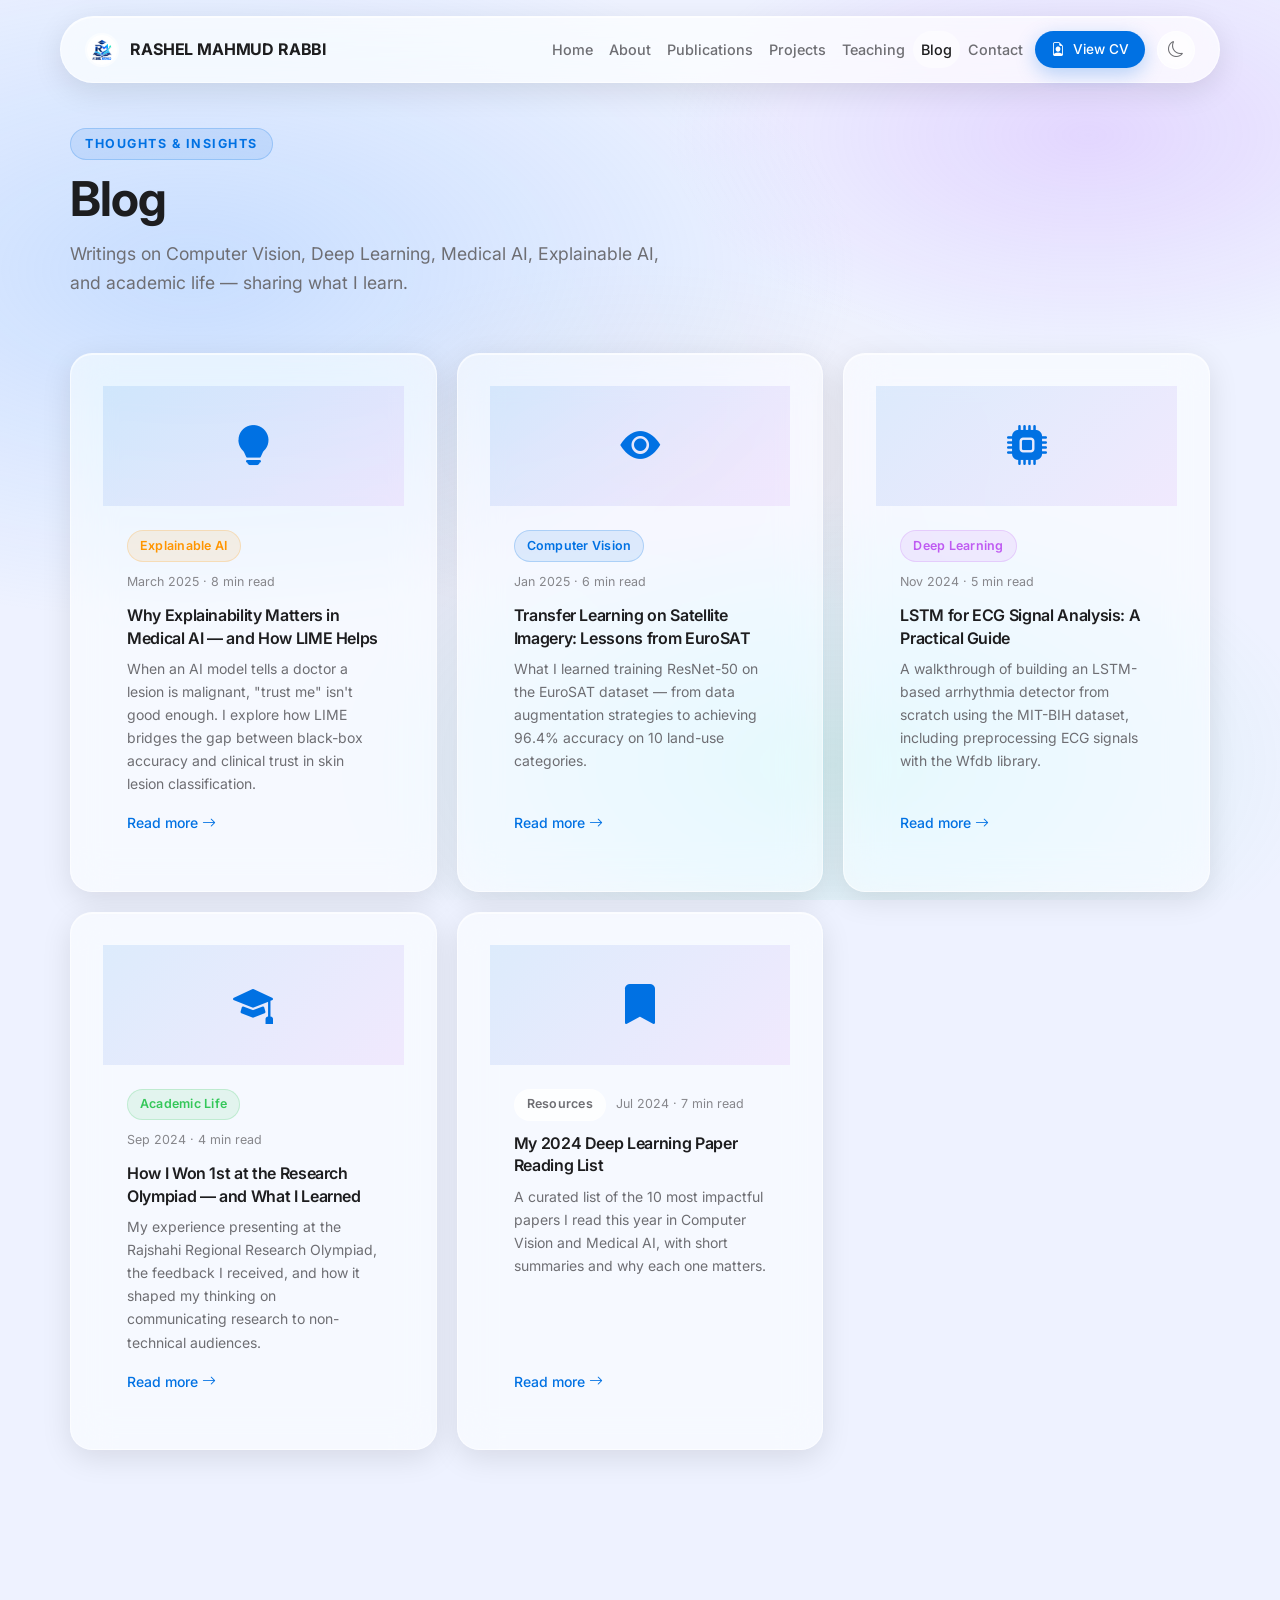
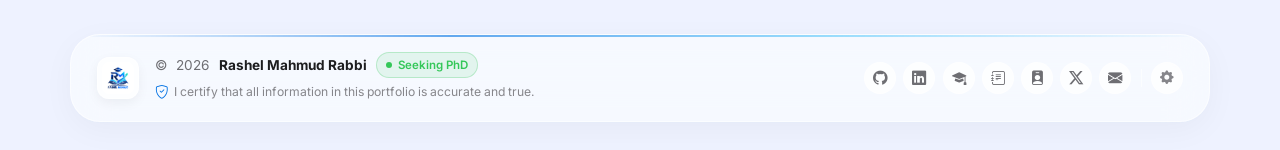
<file: blog.html>
﻿<!DOCTYPE html>
<html lang="en" data-theme="light">
<head>
  <meta charset="UTF-8" /><meta name="viewport" content="width=device-width, initial-scale=1.0" />
  <title>Blog — Rashel Mahmud Rabbi</title>
  <meta name="description" content="Blog posts on Computer Vision, Deep Learning, Medical AI, and academic life by Rashel Mahmud Rabbi." />
  <link rel="icon" type="image/svg+xml" href="data:image/svg+xml,%3Csvg xmlns='http://www.w3.org/2000/svg' width='32' height='32'%3E%3Crect width='32' height='32' rx='8' fill='%230071e3'/%3E%3Ctext x='16' y='22' text-anchor='middle' font-family='system-ui' font-size='14' font-weight='700' fill='%23fff'%3ERR%3C/text%3E%3C/svg%3E" />
  <link rel="preconnect" href="https://fonts.googleapis.com" />
  <link rel="preconnect" href="https://fonts.gstatic.com" crossorigin />
  <link href="https://fonts.googleapis.com/css2?family=Inter:ital,opsz,wght@0,14..32,300;0,14..32,400;0,14..32,500;0,14..32,600;0,14..32,700;1,14..32,400&amp;display=swap" rel="stylesheet" />
  <link href="https://cdn.jsdelivr.net/npm/bootstrap-icons@1.11.3/font/bootstrap-icons.min.css" rel="stylesheet" />
  <link rel="stylesheet" href="assets/css/glass.css?v=1790375558" />
  <script>(function(){try{var t=localStorage.getItem('rmr_theme')||(window.matchMedia('(prefers-color-scheme:dark)').matches?'dark':'light');document.documentElement.setAttribute('data-theme',t);}catch(e){}})();</script>
</head>
<body>
  <div id="scrollProgress"></div>
  <nav class="navbar" id="navbar">
    <a class="nav-brand" href="index.html">
      <img src="media/profile/logo.png" alt="Logo" onerror="this.style.display='none'" />
      <span>RASHEL MAHMUD RABBI</span>
    </a>
        <div class="nav-links">
      <a href="index.html">Home</a>
      <a href="index.html#about">About</a>
      <a href="publications.html">Publications</a>
      <a href="projects.html">Projects</a>
      <a href="teaching.html">Teaching</a>
      <a href="blog.html" class="active">Blog</a>
      <a href="contact.html">Contact</a>
    </div>
    <div class="nav-actions">
      <a href="https://drive.google.com/file/d/1ezs8hs6v_8_XickPu8nDRnsOSmf9bYvE/view?usp=sharing" target="_blank" class="btn btn-primary btn-sm" rel="noopener noreferrer"><i class="bi bi-file-earmark-person"></i> View CV</a>
      <button id="themeToggle" aria-label="Toggle dark mode"><i class="bi bi-moon"></i></button>
      <button class="mobile-menu-btn" id="mobileMenuBtn"><i class="bi bi-list"></i></button>
    </div>
  </nav>
  <div class="mobile-nav" id="mobileNav">
    <a href="index.html"       onclick="closeMobileNav()">Home</a>
    <a href="publications.html"onclick="closeMobileNav()">Publications</a>
    <a href="projects.html"    onclick="closeMobileNav()">Projects</a>
    <a href="blog.html"        onclick="closeMobileNav()">Blog</a>
    <a href="contact.html"     onclick="closeMobileNav()">Contact</a>
  </div>

  <section class="section" style="padding-top:8rem">
    <div class="container">
      <div class="section-header">
        <span class="section-label">Thoughts &amp; Insights</span>
        <h1 class="section-title">Blog</h1>
        <p class="section-desc">Writings on Computer Vision, Deep Learning, Medical AI, Explainable AI, and academic life — sharing what I learn.</p>
      </div>
      <div class="blog-grid" id="allBlogGrid">
        <div style="text-align:center;padding:3rem;color:var(--text-3);grid-column:1/-1">
          <i class="bi bi-arrow-repeat" style="font-size:2rem;display:block;margin-bottom:1rem;animation:spin 1s linear infinite"></i>
          Loading posts…
        </div>
      </div>
    </div>
  </section>

                <footer class="footer">
    <div class="container">
      <div class="footer-card">
        <div class="footer-left-content">
          <img src="media/profile/logo.png" alt="Logo" class="footer-logo" onerror="this.style.display='none'" />
          <div class="footer-text-group">
            <p class="footer-main-line">
              &copy; <span id="footerYear">2026</span> <strong>Rashel Mahmud Rabbi</strong>
              <span class="footer-status-tag"><span class="pulse-dot-sm"></span> Seeking PhD</span>
            </p>
            <p class="footer-cert-note">
              <i class="bi bi-shield-check"></i> I certify that all information in this portfolio is accurate and true.
            </p>
          </div>
        </div>

        <div class="footer-social-dock">
          <a class="footer-dock-btn" href="https://github.com/rashelmahmudrabbi" target="_blank" rel="noopener noreferrer" title="GitHub" aria-label="GitHub"><i class="bi bi-github"></i></a>
          <a class="footer-dock-btn" href="https://www.linkedin.com/in/rashelmahmudrabbi" target="_blank" rel="noopener noreferrer" title="LinkedIn" aria-label="LinkedIn"><i class="bi bi-linkedin"></i></a>
          <a class="footer-dock-btn" href="https://scholar.google.com/citations?hl=en&user=agrATD8AAAAJ" target="_blank" rel="noopener noreferrer" title="Google Scholar" aria-label="Google Scholar"><i class="bi bi-mortarboard-fill"></i></a>
          <a class="footer-dock-btn" href="https://www.researchgate.net/profile/Rashel-Mahmud-Rabbi" target="_blank" rel="noopener noreferrer" title="ResearchGate" aria-label="ResearchGate"><i class="bi bi-journal-text"></i></a>
          <a class="footer-dock-btn" href="https://orcid.org/0009-0004-6070-4496" target="_blank" rel="noopener noreferrer" title="ORCID" aria-label="ORCID"><i class="bi bi-person-badge-fill"></i></a>
          <a class="footer-dock-btn" href="https://x.com/rashel_m_rabbi" target="_blank" rel="noopener noreferrer" title="X" aria-label="X"><i class="bi bi-twitter-x"></i></a>
          <a class="footer-dock-btn" href="mailto:raselmahud6757@gmail.com" title="Email" aria-label="Email"><i class="bi bi-envelope-fill"></i></a>
          <div class="footer-dock-divider"></div>
          <a class="footer-admin-btn" href="https://acportfolio-backend.vercel.app/admin/" target="_blank" title="Admin Portal" aria-label="Admin Portal" rel="noopener noreferrer"><i class="bi bi-gear-fill"></i></a>
        </div>
      </div>
    </div>
  </footer>
  <button id="scrollTop" aria-label="Scroll to top"><i class="bi bi-arrow-up"></i></button>
  <script src="assets/js/config.js"></script>
  <script src="assets/js/api.js?v=1790368757"></script>
  <script src="assets/js/main.js?v=1790376041268"></script>
</body>
</html>
</file>
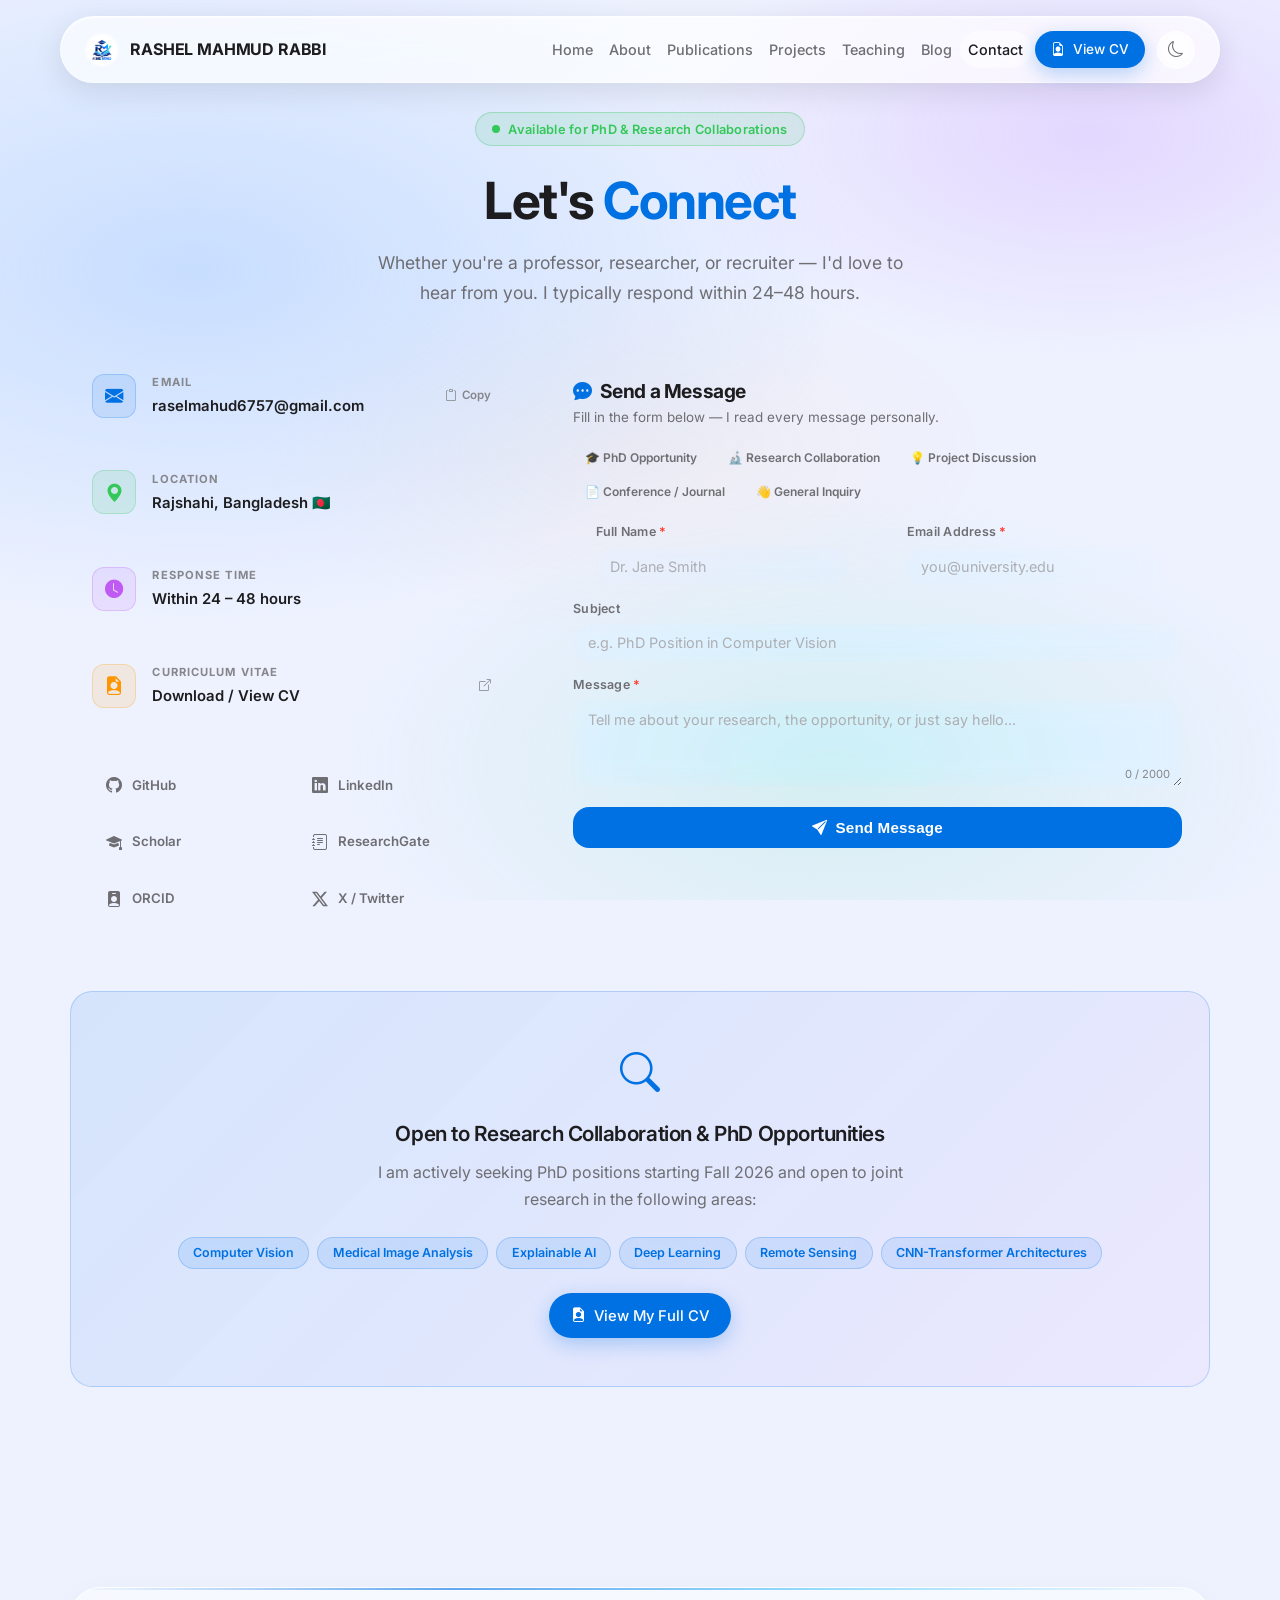
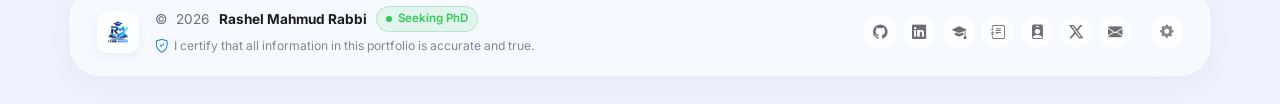
<file: contact.html>
﻿<!DOCTYPE html>
<html lang="en" data-theme="light">
<head>
  <meta charset="UTF-8" /><meta name="viewport" content="width=device-width, initial-scale=1.0" />
  <title>Contact — Rashel Mahmud Rabbi</title>
  <meta name="description" content="Get in touch with Rashel Mahmud Rabbi — researcher in Computer Vision & AI. Open to PhD opportunities, research collaborations, and academic discussions." />
  <link rel="icon" type="image/svg+xml" href="data:image/svg+xml,%3Csvg xmlns='http://www.w3.org/2000/svg' width='32' height='32'%3E%3Crect width='32' height='32' rx='8' fill='%230071e3'/%3E%3Ctext x='16' y='22' text-anchor='middle' font-family='system-ui' font-size='14' font-weight='700' fill='%23fff'%3ERR%3C/text%3E%3C/svg%3E" />
  <link rel="preconnect" href="https://fonts.googleapis.com" />
  <link rel="preconnect" href="https://fonts.gstatic.com" crossorigin />
  <link href="https://fonts.googleapis.com/css2?family=Inter:ital,opsz,wght@0,14..32,300;0,14..32,400;0,14..32,500;0,14..32,600;0,14..32,700;1,14..32,400&display=swap" rel="stylesheet" />
  <link href="https://cdn.jsdelivr.net/npm/bootstrap-icons@1.11.3/font/bootstrap-icons.min.css" rel="stylesheet" />
  <link rel="stylesheet" href="assets/css/glass.css?v=1790375558" />
  <script>(function(){try{var t=localStorage.getItem('rmr_theme')||(window.matchMedia('(prefers-color-scheme:dark)').matches?'dark':'light');document.documentElement.setAttribute('data-theme',t);}catch(e){}})();</script>
  <style>
    /* ── Contact Page Styles ── */
    .contact-hero {
      padding: 7rem 0 3rem;
      text-align: center;
    }
    .contact-hero .availability-badge {
      display: inline-flex;
      align-items: center;
      gap: 0.5rem;
      background: rgba(52,199,89,0.12);
      border: 1px solid rgba(52,199,89,0.3);
      color: var(--green);
      border-radius: 100px;
      padding: 0.35rem 1rem;
      font-size: 0.8rem;
      font-weight: 600;
      margin-bottom: 1.5rem;
      letter-spacing: 0.02em;
    }
    .availability-badge .pulse-dot {
      width: 8px; height: 8px;
      background: var(--green);
      border-radius: 50%;
      animation: pulse-green 2s infinite;
    }
    @keyframes pulse-green {
      0%,100% { box-shadow: 0 0 0 0 rgba(52,199,89,0.5); }
      50%      { box-shadow: 0 0 0 6px rgba(52,199,89,0); }
    }
    .contact-hero h1 {
      font-size: clamp(2rem, 5vw, 3.2rem);
      font-weight: 700;
      letter-spacing: -0.03em;
      margin-bottom: 1rem;
    }
    .contact-hero p {
      color: var(--text-2);
      font-size: 1.1rem;
      max-width: 540px;
      margin: 0 auto;
      line-height: 1.7;
    }

    /* ── Two-column grid ── */
    .contact-grid {
      display: grid;
      grid-template-columns: 1fr 1.5fr;
      gap: 2rem;
      align-items: start;
      margin-bottom: 3rem;
    }
    @media (max-width: 860px) {
      .contact-grid { grid-template-columns: 1fr; }
    }

    /* ── Info column ── */
    .contact-info-stack { display: flex; flex-direction: column; gap: 1rem; }
    .contact-info-card {
      display: flex;
      align-items: center;
      gap: 1rem;
      padding: 1.1rem 1.4rem;
      border-radius: var(--r-md);
      background: var(--glass-bg);
      backdrop-filter: var(--blur);
      border: 1px solid var(--border);
      transition: transform 0.22s cubic-bezier(.34,1.56,.64,1), box-shadow 0.22s, border-color 0.22s;
      text-decoration: none;
      color: inherit;
      cursor: pointer;
      position: relative;
      overflow: hidden;
      user-select: none;
    }
    .contact-info-card::before {
      content: '';
      position: absolute;
      inset: 0;
      background: radial-gradient(circle at var(--mx,50%) var(--my,50%), rgba(0,113,227,0.08) 0%, transparent 70%);
      opacity: 0;
      transition: opacity 0.3s;
      pointer-events: none;
    }
    .contact-info-card:hover::before { opacity: 1; }
    .contact-info-card:hover {
      transform: translateY(-3px) scale(1.01);
      box-shadow: 0 10px 36px rgba(0,113,227,0.12);
      border-color: var(--blue-border);
    }
    .contact-info-card:active { transform: scale(0.98); }

    /* Ripple */
    .ripple-el {
      position: absolute;
      border-radius: 50%;
      background: rgba(0,113,227,0.15);
      transform: scale(0);
      animation: ripple-anim 0.55s linear;
      pointer-events: none;
    }
    @keyframes ripple-anim {
      to { transform: scale(4); opacity: 0; }
    }

    .contact-info-icon {
      width: 44px; height: 44px;
      border-radius: 12px;
      display: flex; align-items: center; justify-content: center;
      font-size: 1.15rem;
      flex-shrink: 0;
      transition: transform 0.22s cubic-bezier(.34,1.56,.64,1);
    }
    .contact-info-card:hover .contact-info-icon { transform: scale(1.15) rotate(-4deg); }
    .icon-blue  { background: var(--blue-bg);            color: var(--blue);   border: 1px solid var(--blue-border); }
    .icon-green { background: rgba(52,199,89,0.12);      color: var(--green);  border: 1px solid rgba(52,199,89,0.25); }
    .icon-purple{ background: rgba(191,90,242,0.12);     color: var(--purple); border: 1px solid rgba(191,90,242,0.25);}
    .icon-orange{ background: rgba(255,159,10,0.12);     color: var(--orange); border: 1px solid rgba(255,159,10,0.25);}

    .contact-info-card .info-label {
      font-size: 0.7rem;
      font-weight: 700;
      text-transform: uppercase;
      letter-spacing: 0.1em;
      color: var(--text-3);
      margin-bottom: 0.15rem;
    }
    .contact-info-card .info-value {
      font-size: 0.93rem;
      font-weight: 600;
      color: var(--text-1);
      word-break: break-all;
    }
    .copy-hint {
      margin-left: auto;
      font-size: 0.72rem;
      font-weight: 600;
      color: var(--text-3);
      display: flex;
      align-items: center;
      gap: 0.3rem;
      flex-shrink: 0;
      transition: color 0.2s;
      white-space: nowrap;
    }
    .contact-info-card:hover .copy-hint { color: var(--blue); }
    .copy-hint.copied { color: var(--green) !important; }

    /* ── Toast notification ── */
    #copyToast {
      position: fixed;
      bottom: 2rem;
      left: 50%;
      transform: translateX(-50%) translateY(80px);
      background: rgba(30,30,40,0.9);
      backdrop-filter: blur(12px);
      color: #fff;
      padding: 0.65rem 1.4rem;
      border-radius: 100px;
      font-size: 0.85rem;
      font-weight: 600;
      display: flex;
      align-items: center;
      gap: 0.5rem;
      z-index: 9999;
      transition: transform 0.35s cubic-bezier(.34,1.56,.64,1), opacity 0.3s;
      opacity: 0;
      pointer-events: none;
      box-shadow: 0 8px 32px rgba(0,0,0,0.25);
    }
    #copyToast.show {
      transform: translateX(-50%) translateY(0);
      opacity: 1;
    }

    /* ── Social platform grid ── */
    .contact-socials-grid {
      display: grid;
      grid-template-columns: 1fr 1fr;
      gap: 0.6rem;
      padding: 1.25rem;
      border-radius: var(--r-md);
      background: var(--glass-bg);
      backdrop-filter: var(--blur);
      border: 1px solid var(--border);
    }
    .social-platform-btn {
      display: flex;
      align-items: center;
      gap: 0.6rem;
      padding: 0.65rem 1rem;
      border-radius: var(--r-sm);
      font-size: 0.83rem;
      font-weight: 600;
      text-decoration: none;
      transition: all 0.2s cubic-bezier(.34,1.56,.64,1);
      border: 1px solid var(--border);
      color: var(--text-2);
      background: var(--glass-bg);
      position: relative;
      overflow: hidden;
    }
    .social-platform-btn i { font-size: 1rem; flex-shrink: 0; }
    .social-platform-btn:hover {
      transform: translateY(-2px) scale(1.03);
      box-shadow: 0 6px 20px rgba(0,0,0,0.1);
    }
    .spb-github:hover  { background: #24292e; color: #fff; border-color: #24292e; }
    .spb-linkedin:hover{ background: #0077b5; color: #fff; border-color: #0077b5; }
    .spb-scholar:hover { background: #4285f4; color: #fff; border-color: #4285f4; }
    .spb-rg:hover      { background: #00d2d3; color: #fff; border-color: #00d2d3; }
    .spb-orcid:hover   { background: #a6ce39; color: #fff; border-color: #a6ce39; }
    .spb-x:hover       { background: #000;    color: #fff; border-color: #000; }


    /* ── Form column ── */
    .contact-form-card {
      padding: 1.5rem 1.75rem;
      border-radius: var(--r-lg);
      background: var(--glass-bg);
      backdrop-filter: var(--blur);
      border: 1px solid var(--border);
    }
    .form-header {
      margin-bottom: 1rem;
    }
    .form-header h3 {
      font-size: 1.2rem;
      font-weight: 700;
      margin-bottom: 0.2rem;
    }
    .form-header p { font-size: 0.84rem; color: var(--text-2); margin: 0; }

    /* Quick-pick subject chips */
    .subject-chips {
      display: flex;
      flex-wrap: wrap;
      gap: 0.4rem;
      margin-bottom: 1rem;
    }
    .subject-chips .chip {
      padding: 0.25rem 0.75rem;
      border-radius: 100px;
      font-size: 0.75rem;
      font-weight: 600;
      cursor: pointer;
      border: 1px solid var(--border);
      background: var(--glass-bg);
      color: var(--text-2);
      transition: all 0.18s;
      user-select: none;
    }
    .chip:hover, .chip.active {
      background: var(--blue-bg);
      border-color: var(--blue-border);
      color: var(--blue);
    }

    /* Enhanced form inputs */
    .form-group { margin-bottom: 0.85rem; position: relative; }
    .form-row { display: grid; grid-template-columns: 1fr 1fr; gap: 0.85rem; }
    @media (max-width: 520px) { .form-row { grid-template-columns: 1fr; } }
    .form-label {
      display: block;
      font-size: 0.78rem;
      font-weight: 600;
      color: var(--text-2);
      margin-bottom: 0.3rem;
      letter-spacing: 0.02em;
    }
    .form-input, .form-textarea {
      width: 100%;
      padding: 0.65rem 0.9rem;
      border-radius: var(--r-md);
      border: 1.5px solid var(--border);
      background: var(--glass-bg);
      color: var(--text-1);
      font-size: 0.9rem;
      font-family: inherit;
      transition: border-color 0.2s, box-shadow 0.2s;
      outline: none;
      box-sizing: border-box;
    }
    .form-input:focus, .form-textarea:focus {
      border-color: var(--blue);
      box-shadow: 0 0 0 3px rgba(0,113,227,0.12);
    }
    .form-input.error, .form-textarea.error {
      border-color: var(--red, #ff3b30);
      box-shadow: 0 0 0 3px rgba(255,59,48,0.1);
    }
    .form-input.valid, .form-textarea.valid {
      border-color: var(--green);
    }
    .form-textarea { min-height: 85px; height: 85px; resize: vertical; }
    .field-error {
      font-size: 0.75rem;
      color: var(--red, #ff3b30);
      margin-top: 0.3rem;
      display: none;
    }
    .field-error.show { display: block; }
    .char-counter {
      position: absolute;
      bottom: 0.6rem;
      right: 0.75rem;
      font-size: 0.7rem;
      color: var(--text-3);
      pointer-events: none;
    }
    .char-counter.near { color: var(--orange); }
    .char-counter.over { color: var(--red, #ff3b30); }

    /* Submit button */
    .btn-submit {
      width: 100%;
      padding: 0.75rem;
      font-size: 0.95rem;
      font-weight: 700;
      display: flex;
      align-items: center;
      justify-content: center;
      gap: 0.5rem;
      border-radius: var(--r-md);
      border: none;
      background: var(--blue);
      color: #fff;
      cursor: pointer;
      transition: all 0.2s;
      letter-spacing: 0.01em;
    }
    .btn-submit:hover:not(:disabled) {
      background: #0077ed;
      transform: translateY(-1px);
      box-shadow: 0 6px 24px rgba(0,113,227,0.35);
    }
    .btn-submit:disabled { opacity: 0.7; cursor: not-allowed; transform: none; }

    /* Success / Error banners */
    .form-banner {
      display: none;
      align-items: center;
      gap: 0.75rem;
      padding: 1rem 1.25rem;
      border-radius: var(--r-md);
      font-size: 0.9rem;
      font-weight: 500;
      margin-top: 1rem;
    }
    .form-banner.success {
      background: rgba(52,199,89,0.1);
      border: 1px solid rgba(52,199,89,0.25);
      color: var(--green);
    }
    .form-banner.error {
      background: rgba(255,59,48,0.08);
      border: 1px solid rgba(255,59,48,0.2);
      color: var(--red, #ff3b30);
    }
    .form-banner.show { display: flex; }

    /* ── Collab banner ── */
    .collab-banner {
      border-radius: var(--r-lg);
      background: linear-gradient(135deg, var(--blue-bg), rgba(191,90,242,0.06));
      border: 1px solid var(--blue-border);
      padding: 3rem 2rem;
      text-align: center;
      margin-bottom: 3rem;
    }
    .collab-banner h3 { font-size: 1.3rem; margin-bottom: 0.75rem; }
    .collab-banner p  { color: var(--text-2); max-width: 560px; margin: 0 auto 1.5rem; line-height: 1.7; }
    .collab-tags { display: flex; flex-wrap: wrap; gap: 0.5rem; justify-content: center; margin-bottom: 1.5rem; }
    .collab-tags .tag {
      padding: 0.3rem 0.9rem;
      border-radius: 100px;
      font-size: 0.78rem;
      font-weight: 600;
      background: var(--blue-bg);
      color: var(--blue);
      border: 1px solid var(--blue-border);
    }

    @keyframes spin { from{transform:rotate(0deg)} to{transform:rotate(360deg)} }
    .spin { display:inline-block; animation: spin 0.8s linear infinite; }
  </style>
</head>
<body>
  <div id="scrollProgress"></div>

  <!-- ── Navbar ── -->
  <nav class="navbar" id="navbar">
    <a class="nav-brand" href="index.html">
      <img src="media/profile/logo.png" alt="Logo" onerror="this.style.display='none'" />
      <span>RASHEL MAHMUD RABBI</span>
    </a>
    <div class="nav-links">
      <a href="index.html">Home</a>
      <a href="index.html#about">About</a>
      <a href="publications.html">Publications</a>
      <a href="projects.html">Projects</a>
      <a href="teaching.html">Teaching</a>
      <a href="blog.html">Blog</a>
      <a href="contact.html" class="active">Contact</a>
    </div>
    <div class="nav-actions">
      <a href="https://drive.google.com/file/d/1ezs8hs6v_8_XickPu8nDRnsOSmf9bYvE/view?usp=sharing" target="_blank" class="btn btn-primary btn-sm" rel="noopener noreferrer"><i class="bi bi-file-earmark-person"></i> View CV</a>
      <button id="themeToggle" aria-label="Toggle dark mode"><i class="bi bi-moon"></i></button>
      <button class="mobile-menu-btn" id="mobileMenuBtn"><i class="bi bi-list"></i></button>
    </div>
  </nav>
  <div class="mobile-nav" id="mobileNav">
    <a href="index.html" onclick="closeMobileNav()">Home</a>
    <a href="index.html#about" onclick="closeMobileNav()">About</a>
    <a href="publications.html" onclick="closeMobileNav()">Publications</a>
    <a href="projects.html" onclick="closeMobileNav()">Projects</a>
    <a href="teaching.html" onclick="closeMobileNav()">Teaching</a>
    <a href="blog.html" onclick="closeMobileNav()">Blog</a>
    <a href="contact.html" onclick="closeMobileNav()">Contact</a>
  </div>

  <!-- ── Hero ── -->
  <section class="contact-hero">
    <div class="container">
      <div class="availability-badge reveal">
        <span class="pulse-dot"></span>
        Available for PhD &amp; Research Collaborations
      </div>
      <h1 class="reveal reveal-delay-1">Let's <span style="color:var(--blue)">Connect</span></h1>
      <p class="reveal reveal-delay-2">Whether you're a professor, researcher, or recruiter — I'd love to hear from you. I typically respond within 24–48 hours.</p>
    </div>
  </section>

  <!-- ── Main Content ── -->
  <section style="padding: 0 0 4rem;">
    <div class="container">

      <!-- Two-column grid -->
      <div class="contact-grid">

        <!-- LEFT: Info column -->
        <div class="contact-info-stack">

          <!-- Email: click to copy -->
          <div class="contact-info-card reveal" id="emailCard" role="button" tabindex="0" aria-label="Copy email address" onclick="copyEmail(this)">
            <div class="contact-info-icon icon-blue"><i class="bi bi-envelope-fill" id="emailIcon"></i></div>
            <div style="flex:1;min-width:0">
              <div class="info-label">Email</div>
              <div class="info-value" id="emailValue">raselmahud6757@gmail.com</div>
            </div>
            <div class="copy-hint" id="copyHint"><i class="bi bi-clipboard"></i> Copy</div>
          </div>

          <!-- Location -->
          <div class="contact-info-card reveal reveal-delay-1">
            <div class="contact-info-icon icon-green"><i class="bi bi-geo-alt-fill"></i></div>
            <div>
              <div class="info-label">Location</div>
              <div class="info-value">Rajshahi, Bangladesh 🇧🇩</div>
            </div>
          </div>

          <!-- Response Time -->
          <div class="contact-info-card reveal reveal-delay-2">
            <div class="contact-info-icon icon-purple"><i class="bi bi-clock-fill"></i></div>
            <div>
              <div class="info-label">Response Time</div>
              <div class="info-value">Within 24 – 48 hours</div>
            </div>
          </div>

          <!-- CV Download -->
          <a href="https://drive.google.com/file/d/1ezs8hs6v_8_XickPu8nDRnsOSmf9bYvE/view?usp=sharing" target="_blank" rel="noopener noreferrer" class="contact-info-card reveal reveal-delay-2">
            <div class="contact-info-icon icon-orange"><i class="bi bi-file-earmark-person-fill"></i></div>
            <div style="flex:1">
              <div class="info-label">Curriculum Vitae</div>
              <div class="info-value">Download / View CV</div>
            </div>
            <div class="copy-hint"><i class="bi bi-box-arrow-up-right"></i></div>
          </a>

          <!-- Social platform grid -->
          <div class="contact-socials-grid reveal reveal-delay-2">
            <a href="https://github.com/rashelmahmudrabbi" target="_blank" rel="noopener noreferrer" class="social-platform-btn spb-github">
              <i class="bi bi-github"></i> GitHub
            </a>
            <a href="https://www.linkedin.com/in/rashelmahmudrabbi" target="_blank" rel="noopener noreferrer" class="social-platform-btn spb-linkedin">
              <i class="bi bi-linkedin"></i> LinkedIn
            </a>
            <a href="https://scholar.google.com/citations?hl=en&user=agrATD8AAAAJ" target="_blank" rel="noopener noreferrer" class="social-platform-btn spb-scholar">
              <i class="bi bi-mortarboard-fill"></i> Scholar
            </a>
            <a href="https://www.researchgate.net/profile/Rashel-Mahmud-Rabbi" target="_blank" rel="noopener noreferrer" class="social-platform-btn spb-rg">
              <i class="bi bi-journal-text"></i> ResearchGate
            </a>
            <a href="https://orcid.org/0009-0004-6070-4496" target="_blank" rel="noopener noreferrer" class="social-platform-btn spb-orcid">
              <i class="bi bi-person-badge-fill"></i> ORCID
            </a>
            <a href="https://x.com/rashel_m_rabbi" target="_blank" rel="noopener noreferrer" class="social-platform-btn spb-x">
              <i class="bi bi-twitter-x"></i> X / Twitter
            </a>
          </div>
        </div>

        <!-- RIGHT: Form column -->
        <div class="contact-form-card reveal reveal-delay-1">
          <div class="form-header">
            <h3><i class="bi bi-chat-dots-fill" style="color:var(--blue);margin-right:0.5rem"></i>Send a Message</h3>
            <p>Fill in the form below — I read every message personally.</p>
          </div>

          <!-- Quick-pick subject chips -->
          <div class="subject-chips" id="subjectChips">
            <span class="chip" data-subject="PhD Opportunity">🎓 PhD Opportunity</span>
            <span class="chip" data-subject="Research Collaboration">🔬 Research Collaboration</span>
            <span class="chip" data-subject="Project Discussion">💡 Project Discussion</span>
            <span class="chip" data-subject="Conference / Journal">📄 Conference / Journal</span>
            <span class="chip" data-subject="General Inquiry">👋 General Inquiry</span>
          </div>

          <form id="contactForm" novalidate>
            <!-- Web3Forms hidden fields -->
            <input type="hidden" name="access_key" value="12b91c3f-03ba-4abe-be0c-ed523202c3f9" />
            <input type="hidden" name="subject" id="hiddenSubject" value="New message from portfolio" />
            <input type="hidden" name="from_name" value="Portfolio Contact Form" />
            <input type="checkbox" name="botcheck" style="display:none" />

            <div class="form-row">
              <div class="form-group">
                <label class="form-label" for="contactName">Full Name <span style="color:var(--red,#ff3b30)">*</span></label>
                <input id="contactName" name="name" type="text" class="form-input" placeholder="Dr. Jane Smith" required autocomplete="name" />
                <span class="field-error" id="nameError">Please enter your name.</span>
              </div>
              <div class="form-group">
                <label class="form-label" for="contactEmail">Email Address <span style="color:var(--red,#ff3b30)">*</span></label>
                <input id="contactEmail" name="email" type="email" class="form-input" placeholder="you@university.edu" required autocomplete="email" />
                <span class="field-error" id="emailError">Please enter a valid email.</span>
              </div>
            </div>

            <div class="form-group">
              <label class="form-label" for="contactSubjectInput">Subject</label>
              <input id="contactSubjectInput" name="subject_display" type="text" class="form-input" placeholder="e.g. PhD Position in Computer Vision" />
            </div>

            <div class="form-group" style="position:relative">
              <label class="form-label" for="contactMessage">Message <span style="color:var(--red,#ff3b30)">*</span></label>
              <textarea id="contactMessage" name="message" class="form-textarea" placeholder="Tell me about your research, the opportunity, or just say hello..." required maxlength="2000"></textarea>
              <span class="char-counter" id="charCounter">0 / 2000</span>
              <span class="field-error" id="messageError">Please write a message.</span>
            </div>

            <button type="submit" class="btn-submit" id="submitBtn">
              <i class="bi bi-send-fill"></i>
              <span id="submitText">Send Message</span>
            </button>

            <div class="form-banner success" id="formSuccess">
              <i class="bi bi-check-circle-fill" style="font-size:1.3rem;flex-shrink:0"></i>
              <div>
                <strong>Message sent!</strong><br>
                <span style="font-weight:400;font-size:0.85rem">Thank you! I'll get back to you within 24–48 hours.</span>
              </div>
            </div>
            <div class="form-banner error" id="formError">
              <i class="bi bi-exclamation-circle-fill" style="font-size:1.3rem;flex-shrink:0"></i>
              <div>
                <strong>Couldn't send the message.</strong><br>
                <span style="font-weight:400;font-size:0.85rem">Please email me directly at <a href="mailto:raselmahud6757@gmail.com" style="color:inherit;text-decoration:underline">raselmahud6757@gmail.com</a></span>
              </div>
            </div>
          </form>
        </div>
      </div><!-- /.contact-grid -->

      <!-- Collaboration Banner -->
      <div class="collab-banner reveal">
        <i class="bi bi-search" style="font-size:2.5rem;color:var(--blue);display:block;margin-bottom:1rem"></i>
        <h3>Open to Research Collaboration &amp; PhD Opportunities</h3>
        <p>I am actively seeking PhD positions starting Fall 2026 and open to joint research in the following areas:</p>
        <div class="collab-tags">
          <span class="tag">Computer Vision</span>
          <span class="tag">Medical Image Analysis</span>
          <span class="tag">Explainable AI</span>
          <span class="tag">Deep Learning</span>
          <span class="tag">Remote Sensing</span>
          <span class="tag">CNN-Transformer Architectures</span>
        </div>
        <a href="https://drive.google.com/file/d/1ezs8hs6v_8_XickPu8nDRnsOSmf9bYvE/view?usp=sharing" target="_blank" rel="noopener noreferrer" class="btn btn-primary">
          <i class="bi bi-file-earmark-person-fill"></i> View My Full CV
        </a>
      </div>

    </div>
  </section>

  <!-- ── Footer ── -->
              <footer class="footer">
    <div class="container">
      <div class="footer-card">
        <div class="footer-left-content">
          <img src="media/profile/logo.png" alt="Logo" class="footer-logo" onerror="this.style.display='none'" />
          <div class="footer-text-group">
            <p class="footer-main-line">
              &copy; <span id="footerYear">2026</span> <strong>Rashel Mahmud Rabbi</strong>
              <span class="footer-status-tag"><span class="pulse-dot-sm"></span> Seeking PhD</span>
            </p>
            <p class="footer-cert-note">
              <i class="bi bi-shield-check"></i> I certify that all information in this portfolio is accurate and true.
            </p>
          </div>
        </div>

        <div class="footer-social-dock">
          <a class="footer-dock-btn" href="https://github.com/rashelmahmudrabbi" target="_blank" rel="noopener noreferrer" title="GitHub" aria-label="GitHub"><i class="bi bi-github"></i></a>
          <a class="footer-dock-btn" href="https://www.linkedin.com/in/rashelmahmudrabbi" target="_blank" rel="noopener noreferrer" title="LinkedIn" aria-label="LinkedIn"><i class="bi bi-linkedin"></i></a>
          <a class="footer-dock-btn" href="https://scholar.google.com/citations?hl=en&user=agrATD8AAAAJ" target="_blank" rel="noopener noreferrer" title="Google Scholar" aria-label="Google Scholar"><i class="bi bi-mortarboard-fill"></i></a>
          <a class="footer-dock-btn" href="https://www.researchgate.net/profile/Rashel-Mahmud-Rabbi" target="_blank" rel="noopener noreferrer" title="ResearchGate" aria-label="ResearchGate"><i class="bi bi-journal-text"></i></a>
          <a class="footer-dock-btn" href="https://orcid.org/0009-0004-6070-4496" target="_blank" rel="noopener noreferrer" title="ORCID" aria-label="ORCID"><i class="bi bi-person-badge-fill"></i></a>
          <a class="footer-dock-btn" href="https://x.com/rashel_m_rabbi" target="_blank" rel="noopener noreferrer" title="X" aria-label="X"><i class="bi bi-twitter-x"></i></a>
          <a class="footer-dock-btn" href="mailto:raselmahud6757@gmail.com" title="Email" aria-label="Email"><i class="bi bi-envelope-fill"></i></a>
          <div class="footer-dock-divider"></div>
          <a class="footer-admin-btn" href="https://acportfolio-backend.vercel.app/admin/" target="_blank" title="Admin Portal" aria-label="Admin Portal" rel="noopener noreferrer"><i class="bi bi-gear-fill"></i></a>
        </div>
      </div>
    </div>
  </footer>

  <button id="scrollTop" aria-label="Scroll to top"><i class="bi bi-arrow-up"></i></button>

  <script src="assets/js/config.js"></script>
  <script src="assets/js/api.js?v=1790368757"></script>
  <script src="assets/js/main.js?v=1790376041268"></script>
  <script>
  // ── Contact page specific JS ──────────────────────────────────────

  // Subject chips â†’ fill subject input + hidden field
  document.querySelectorAll('#subjectChips .chip').forEach(chip => {
    chip.addEventListener('click', () => {
      document.querySelectorAll('#subjectChips .chip').forEach(c => c.classList.remove('active'));
      chip.classList.add('active');
      const val = chip.dataset.subject;
      document.getElementById('contactSubjectInput').value = val;
      document.getElementById('hiddenSubject').value = 'Portfolio: ' + val;
    });
  });

  // Sync custom subject input â†’ hidden field
  document.getElementById('contactSubjectInput').addEventListener('input', function() {
    document.getElementById('hiddenSubject').value = 'Portfolio: ' + (this.value || 'General Inquiry');
    // Remove chip active state if user types manually
    document.querySelectorAll('#subjectChips .chip').forEach(c => c.classList.remove('active'));
  });

  // Character counter for textarea
  const msgTextarea = document.getElementById('contactMessage');
  const charCounter = document.getElementById('charCounter');
  msgTextarea.addEventListener('input', () => {
    const len = msgTextarea.value.length;
    const max = parseInt(msgTextarea.getAttribute('maxlength'));
    charCounter.textContent = len + ' / ' + max;
    charCounter.className = 'char-counter' + (len > max * 0.9 ? (len >= max ? ' over' : ' near') : '');
  });

  // Real-time validation
  function validateField(input, errorEl, validator) {
    input.addEventListener('blur', () => {
      if (!validator(input.value)) {
        input.classList.add('error'); input.classList.remove('valid');
        errorEl.classList.add('show');
      } else {
        input.classList.remove('error'); input.classList.add('valid');
        errorEl.classList.remove('show');
      }
    });
    input.addEventListener('input', () => {
      if (validator(input.value)) {
        input.classList.remove('error'); input.classList.add('valid');
        errorEl.classList.remove('show');
      }
    });
  }
  validateField(
    document.getElementById('contactName'),
    document.getElementById('nameError'),
    v => v.trim().length >= 2
  );
  validateField(
    document.getElementById('contactEmail'),
    document.getElementById('emailError'),
    v => /^[^\s@]+@[^\s@]+\.[^\s@]+$/.test(v.trim())
  );
  validateField(
    document.getElementById('contactMessage'),
    document.getElementById('messageError'),
    v => v.trim().length >= 10
  );

  // Form submission via Web3Forms
  document.getElementById('contactForm').addEventListener('submit', async function(e) {
    e.preventDefault();

    const name    = document.getElementById('contactName').value.trim();
    const email   = document.getElementById('contactEmail').value.trim();
    const message = document.getElementById('contactMessage').value.trim();

    // Final validation
    let valid = true;
    if (name.length < 2) {
      document.getElementById('contactName').classList.add('error');
      document.getElementById('nameError').classList.add('show');
      valid = false;
    }
    if (!/^[^\s@]+@[^\s@]+\.[^\s@]+$/.test(email)) {
      document.getElementById('contactEmail').classList.add('error');
      document.getElementById('emailError').classList.add('show');
      valid = false;
    }
    if (message.length < 10) {
      document.getElementById('contactMessage').classList.add('error');
      document.getElementById('messageError').classList.add('show');
      valid = false;
    }
    if (!valid) return;

    const btn      = document.getElementById('submitBtn');
    const btnText  = document.getElementById('submitText');
    const success  = document.getElementById('formSuccess');
    const errorDiv = document.getElementById('formError');

    // Loading state
    btn.disabled = true;
    btnText.innerHTML = '<i class="bi bi-arrow-repeat spin"></i> Sending...';
    success.classList.remove('show');
    errorDiv.classList.remove('show');

    try {
      // 1. Send email directly to inbox via Web3Forms
      const formData = new FormData(this);
      let emailSuccess = false;
      let emailErrorMsg = '';

      try {
        const res = await fetch('https://api.web3forms.com/submit', {
          method: 'POST',
          body: formData
        });
        const data = await res.json();
        if (data.success) {
          emailSuccess = true;
        } else {
          emailErrorMsg = data.message || 'Email delivery failed';
        }
      } catch (e) {
        console.warn('Web3Forms delivery attempt error:', e);
        emailErrorMsg = e.message;
      }

      // 2. Also record message in backend database for Admin Panel inbox
      try {
        await api.contact({
          name: name,
          email: email,
          subject: document.getElementById('contactSubjectInput')?.value?.trim() || 'General Inquiry',
          message: message
        });
      } catch (backendErr) {
        console.warn('Backend database recording notice:', backendErr);
      }

      if (emailSuccess) {
        success.classList.add('show');
        this.reset();
        charCounter.textContent = '0 / 2000';
        charCounter.className = 'char-counter';
        document.querySelectorAll('.form-input, .form-textarea').forEach(el => el.classList.remove('valid','error'));
        document.querySelectorAll('#subjectChips .chip').forEach(c => c.classList.remove('active'));
        success.scrollIntoView({ behavior: 'smooth', block: 'nearest' });
      } else {
        throw new Error(emailErrorMsg || 'Submission failed');
      }
    } catch (err) {
      console.error('Form error:', err);
      errorDiv.classList.add('show');
    } finally {
      btn.disabled = false;
      btnText.innerHTML = '<i class="bi bi-send-fill"></i> Send Message';
    }
  });
  </script>

  <!-- Toast notification -->
  <div id="copyToast"><i class="bi bi-check-circle-fill" style="color:#4cd964"></i> Email copied to clipboard!</div>

  <script>
  // ── Clipboard copy for email card ────────────────────────────────â”€
  function copyEmail(card) {
    const email = 'raselmahud6757@gmail.com';
    const hint  = document.getElementById('copyHint');
    const icon  = document.getElementById('emailIcon');

    navigator.clipboard.writeText(email).then(() => {
      // Animate hint
      hint.innerHTML = '<i class="bi bi-check-circle-fill"></i> Copied!';
      hint.classList.add('copied');
      icon.className = 'bi bi-check-circle-fill';

      // Show toast
      showToast();

      setTimeout(() => {
        hint.innerHTML = '<i class="bi bi-clipboard"></i> Copy';
        hint.classList.remove('copied');
        icon.className = 'bi bi-envelope-fill';
      }, 2500);
    }).catch(() => {
      // Fallback: select text
      const el = document.createElement('textarea');
      el.value = email;
      document.body.appendChild(el);
      el.select();
      document.execCommand('copy');
      document.body.removeChild(el);
      showToast();
    });

    // Ripple on the card
    addRipple(card, event);
  }

  // Keyboard support for email card
  document.getElementById('emailCard').addEventListener('keydown', e => {
    if (e.key === 'Enter' || e.key === ' ') { e.preventDefault(); copyEmail(document.getElementById('emailCard')); }
  });

  // ── Toast ────────────────────────────────────────────────────────
  let toastTimer;
  function showToast() {
    const toast = document.getElementById('copyToast');
    toast.classList.add('show');
    clearTimeout(toastTimer);
    toastTimer = setTimeout(() => toast.classList.remove('show'), 2800);
  }

  // ── Ripple on all info cards ──────────────────────────────────────
  function addRipple(el, ev) {
    const rect = el.getBoundingClientRect();
    const size = Math.max(rect.width, rect.height);
    const x = (ev ? ev.clientX : rect.left + rect.width / 2) - rect.left - size / 2;
    const y = (ev ? ev.clientY : rect.top + rect.height / 2) - rect.top - size / 2;
    const ripple = document.createElement('span');
    ripple.className = 'ripple-el';
    ripple.style.cssText = `width:${size}px;height:${size}px;left:${x}px;top:${y}px`;
    el.appendChild(ripple);
    ripple.addEventListener('animationend', () => ripple.remove());
  }

  document.querySelectorAll('.contact-info-card').forEach(card => {
    card.addEventListener('click', function(e) {
      if (this.id !== 'emailCard') addRipple(this, e);
    });
    // Mousemove glow follow
    card.addEventListener('mousemove', function(e) {
      const r = this.getBoundingClientRect();
      const x = ((e.clientX - r.left) / r.width * 100).toFixed(1);
      const y = ((e.clientY - r.top)  / r.height * 100).toFixed(1);
      this.style.setProperty('--mx', x + '%');
      this.style.setProperty('--my', y + '%');
    });
  });

  // ── Social buttons ripple ────────────────────────────────────────â”€
  document.querySelectorAll('.social-platform-btn').forEach(btn => {
    btn.addEventListener('click', function(e) { addRipple(this, e); });
  });
  </script>
</body>
</html>
</file>
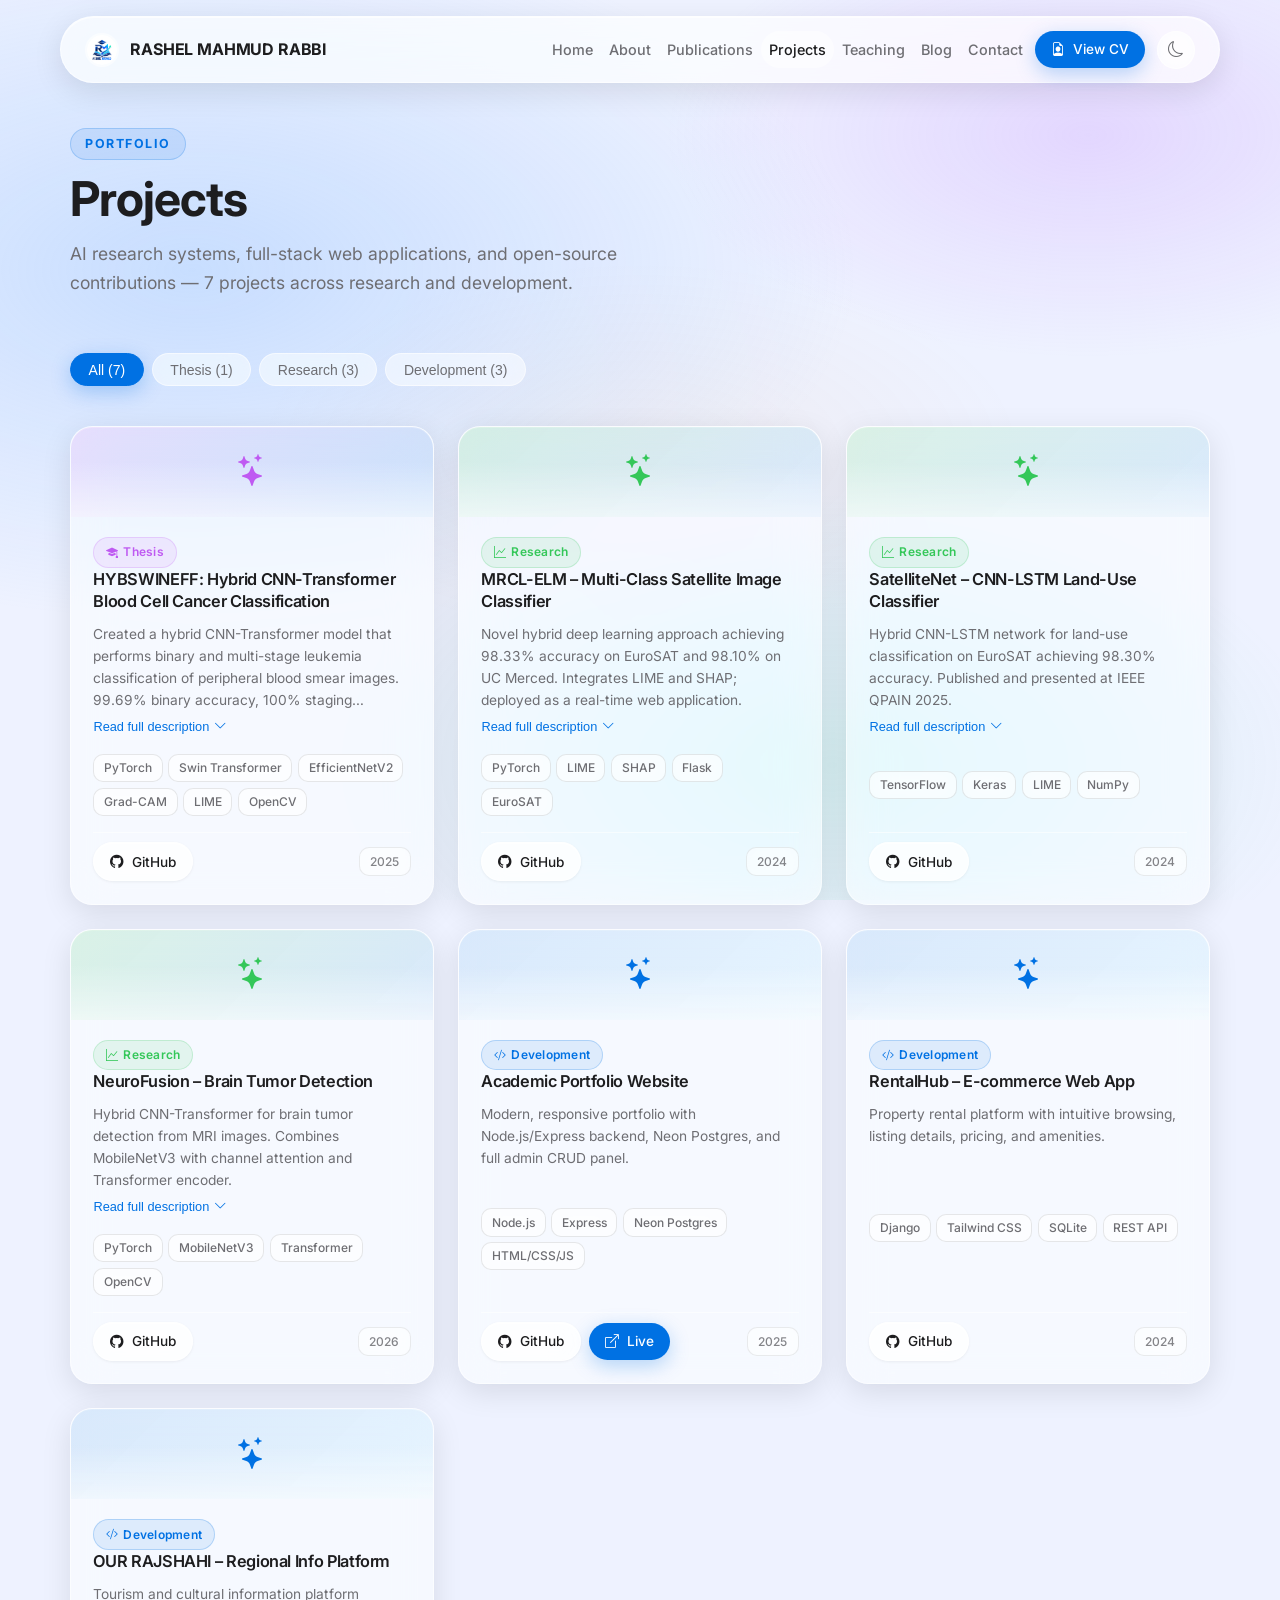
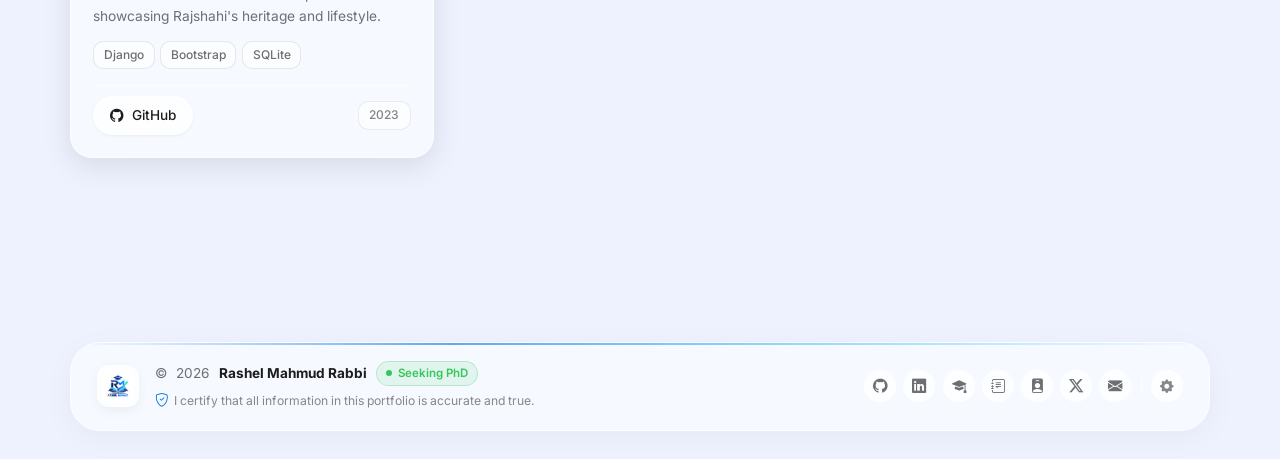
<file: projects.html>
﻿<!DOCTYPE html>
<html lang="en" data-theme="light">
<head>
  <meta charset="UTF-8" /><meta name="viewport" content="width=device-width, initial-scale=1.0" />
  <title>Projects — Rashel Mahmud Rabbi</title>
  <meta name="description" content="Research AI systems, web applications, and open-source projects by Rashel Mahmud Rabbi." />
  <link rel="icon" type="image/svg+xml" href="data:image/svg+xml,%3Csvg xmlns='http://www.w3.org/2000/svg' width='32' height='32'%3E%3Crect width='32' height='32' rx='8' fill='%230071e3'/%3E%3Ctext x='16' y='22' text-anchor='middle' font-family='system-ui' font-size='14' font-weight='700' fill='%23fff'%3ERR%3C/text%3E%3C/svg%3E" />
  <link rel="preconnect" href="https://fonts.googleapis.com" />
  <link rel="preconnect" href="https://fonts.gstatic.com" crossorigin />
  <link href="https://fonts.googleapis.com/css2?family=Inter:ital,opsz,wght@0,14..32,300;0,14..32,400;0,14..32,500;0,14..32,600;0,14..32,700;1,14..32,400&amp;display=swap" rel="stylesheet" />
  <link href="https://cdn.jsdelivr.net/npm/bootstrap-icons@1.11.3/font/bootstrap-icons.min.css" rel="stylesheet" />
  <link rel="stylesheet" href="assets/css/glass.css?v=1790375558" />
  <script>(function(){try{var t=localStorage.getItem('rmr_theme')||(window.matchMedia('(prefers-color-scheme:dark)').matches?'dark':'light');document.documentElement.setAttribute('data-theme',t);}catch(e){}})();</script>
</head>
<body>
  <div id="scrollProgress"></div>
  <nav class="navbar" id="navbar">
    <a class="nav-brand" href="index.html">
      <img src="media/profile/logo.png" alt="Logo" onerror="this.style.display='none'" />
      <span>RASHEL MAHMUD RABBI</span>
    </a>
        <div class="nav-links">
      <a href="index.html">Home</a>
      <a href="index.html#about">About</a>
      <a href="publications.html">Publications</a>
      <a href="projects.html" class="active">Projects</a>
      <a href="teaching.html">Teaching</a>
      <a href="blog.html">Blog</a>
      <a href="contact.html">Contact</a>
    </div>
    <div class="nav-actions">
      <a href="https://drive.google.com/file/d/1ezs8hs6v_8_XickPu8nDRnsOSmf9bYvE/view?usp=sharing" target="_blank" class="btn btn-primary btn-sm" rel="noopener noreferrer"><i class="bi bi-file-earmark-person"></i> View CV</a>
      <button id="themeToggle" aria-label="Toggle dark mode"><i class="bi bi-moon"></i></button>
      <button class="mobile-menu-btn" id="mobileMenuBtn"><i class="bi bi-list"></i></button>
    </div>
  </nav>
  <div class="mobile-nav" id="mobileNav">
    <a href="index.html"      onclick="closeMobileNav()">Home</a>
    <a href="publications.html" onclick="closeMobileNav()">Publications</a>
    <a href="projects.html"   onclick="closeMobileNav()">Projects</a>
    <a href="blog.html"       onclick="closeMobileNav()">Blog</a>
    <a href="contact.html"    onclick="closeMobileNav()">Contact</a>
  </div>

  <section class="section" style="padding-top:8rem">
    <div class="container">
      <div class="section-header">
        <span class="section-label">Portfolio</span>
        <h1 class="section-title">Projects</h1>
        <p class="section-desc">AI research systems, full-stack web applications, and open-source contributions — 7 projects across research and development.</p>
      </div>
      <div class="project-filter reveal" id="projectFilterBar">
        <button class="filter-btn active" data-filter="all">All (7)</button>
        <button class="filter-btn" data-filter="thesis">Thesis (1)</button>
        <button class="filter-btn" data-filter="research">Research (3)</button>
        <button class="filter-btn" data-filter="development">Development (3)</button>
      </div>
      <div class="project-grid" id="allProjectsGrid">
        <div style="text-align:center;padding:3rem;color:var(--text-3);grid-column:1/-1">
          <i class="bi bi-arrow-repeat" style="font-size:2rem;display:block;margin-bottom:1rem;animation:spin 1s linear infinite"></i>
          Loading projects…
        </div>
      </div>
    </div>
  </section>

                <footer class="footer">
    <div class="container">
      <div class="footer-card">
        <div class="footer-left-content">
          <img src="media/profile/logo.png" alt="Logo" class="footer-logo" onerror="this.style.display='none'" />
          <div class="footer-text-group">
            <p class="footer-main-line">
              &copy; <span id="footerYear">2026</span> <strong>Rashel Mahmud Rabbi</strong>
              <span class="footer-status-tag"><span class="pulse-dot-sm"></span> Seeking PhD</span>
            </p>
            <p class="footer-cert-note">
              <i class="bi bi-shield-check"></i> I certify that all information in this portfolio is accurate and true.
            </p>
          </div>
        </div>

        <div class="footer-social-dock">
          <a class="footer-dock-btn" href="https://github.com/rashelmahmudrabbi" target="_blank" rel="noopener noreferrer" title="GitHub" aria-label="GitHub"><i class="bi bi-github"></i></a>
          <a class="footer-dock-btn" href="https://www.linkedin.com/in/rashelmahmudrabbi" target="_blank" rel="noopener noreferrer" title="LinkedIn" aria-label="LinkedIn"><i class="bi bi-linkedin"></i></a>
          <a class="footer-dock-btn" href="https://scholar.google.com/citations?hl=en&user=agrATD8AAAAJ" target="_blank" rel="noopener noreferrer" title="Google Scholar" aria-label="Google Scholar"><i class="bi bi-mortarboard-fill"></i></a>
          <a class="footer-dock-btn" href="https://www.researchgate.net/profile/Rashel-Mahmud-Rabbi" target="_blank" rel="noopener noreferrer" title="ResearchGate" aria-label="ResearchGate"><i class="bi bi-journal-text"></i></a>
          <a class="footer-dock-btn" href="https://orcid.org/0009-0004-6070-4496" target="_blank" rel="noopener noreferrer" title="ORCID" aria-label="ORCID"><i class="bi bi-person-badge-fill"></i></a>
          <a class="footer-dock-btn" href="https://x.com/rashel_m_rabbi" target="_blank" rel="noopener noreferrer" title="X" aria-label="X"><i class="bi bi-twitter-x"></i></a>
          <a class="footer-dock-btn" href="mailto:raselmahud6757@gmail.com" title="Email" aria-label="Email"><i class="bi bi-envelope-fill"></i></a>
          <div class="footer-dock-divider"></div>
          <a class="footer-admin-btn" href="https://acportfolio-backend.vercel.app/admin/" target="_blank" title="Admin Portal" aria-label="Admin Portal" rel="noopener noreferrer"><i class="bi bi-gear-fill"></i></a>
        </div>
      </div>
    </div>
  </footer>
  <button id="scrollTop" aria-label="Scroll to top"><i class="bi bi-arrow-up"></i></button>
  <script src="assets/js/config.js"></script>
  <script src="assets/js/api.js?v=1790368757"></script>
  <script src="assets/js/main.js?v=1790376041268"></script>
</body>
</html>
</file>
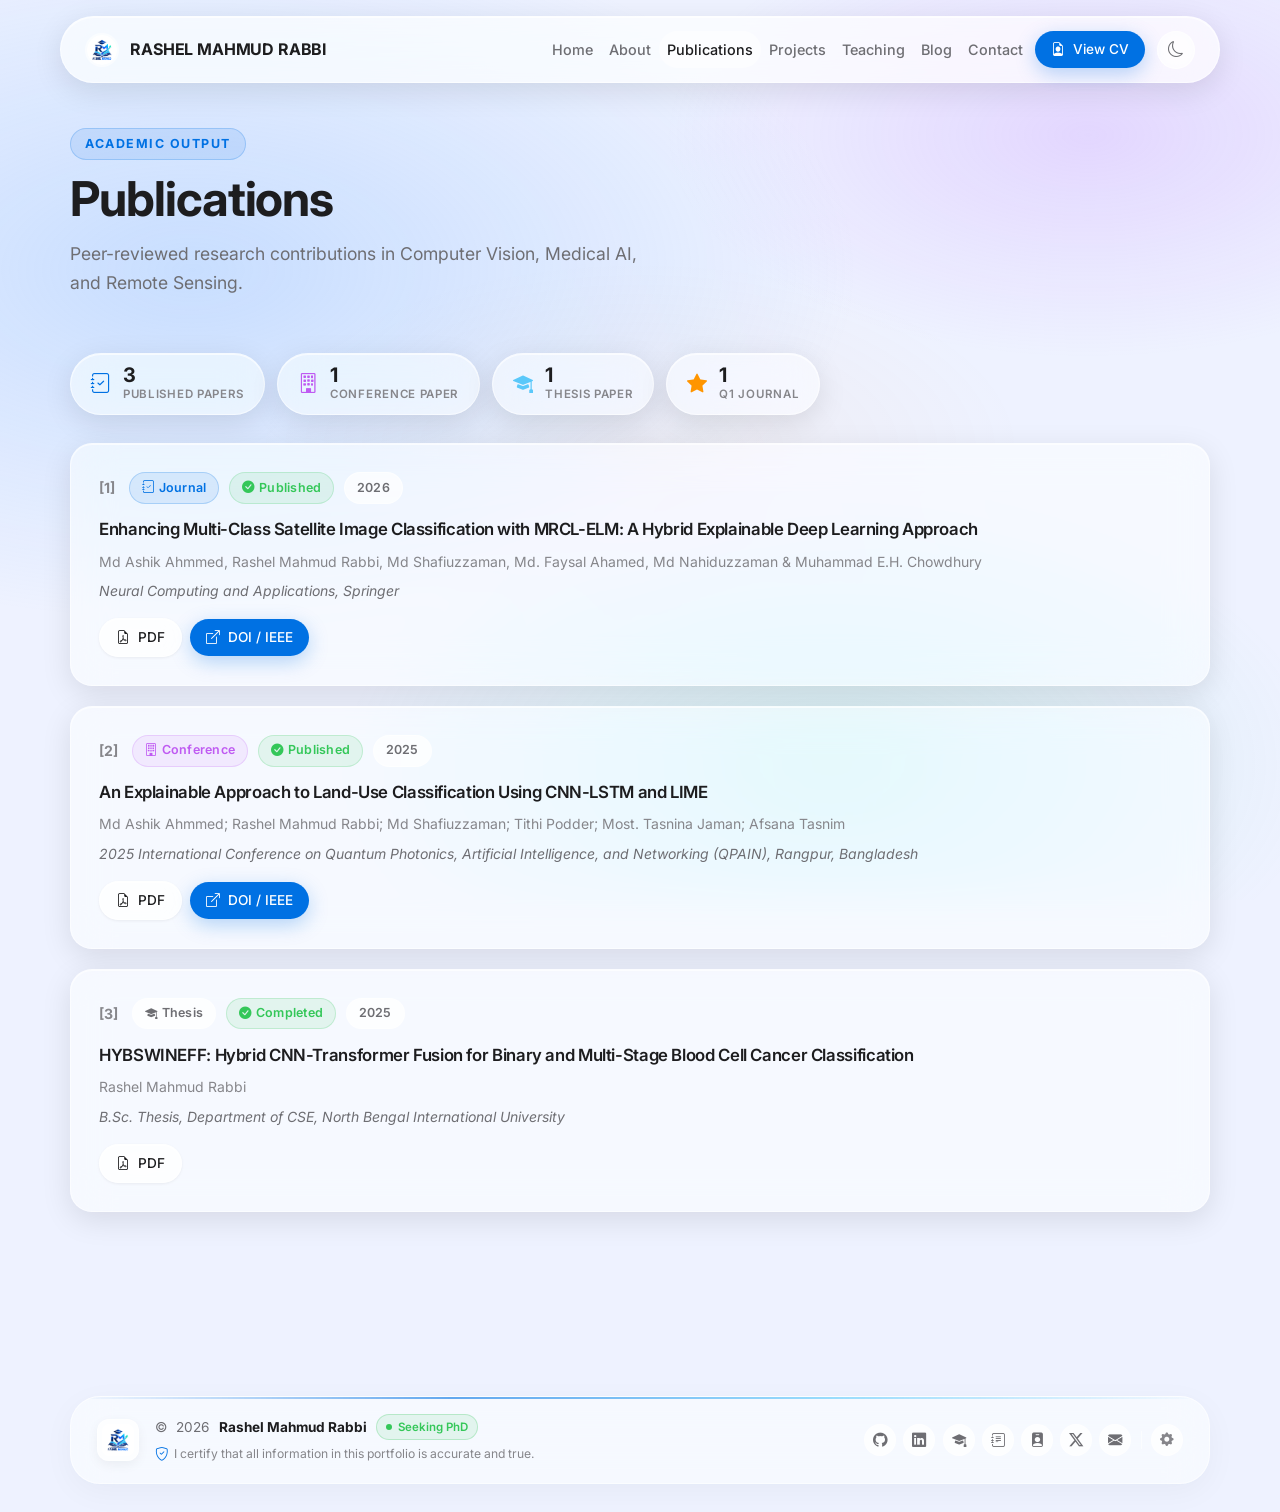
<file: publications.html>
<!DOCTYPE html>
<html lang="en" data-theme="light">
<head>
  <meta charset="UTF-8" /><meta name="viewport" content="width=device-width, initial-scale=1.0" />
  <title>Publications — Rashel Mahmud Rabbi</title>
  <meta name="description" content="Peer-reviewed publications by Rashel Mahmud Rabbi in Computer Vision, Medical AI, and Remote Sensing." />
  <link rel="icon" type="image/svg+xml" href="data:image/svg+xml,%3Csvg xmlns='http://www.w3.org/2000/svg' width='32' height='32'%3E%3Crect width='32' height='32' rx='8' fill='%230071e3'/%3E%3Ctext x='16' y='22' text-anchor='middle' font-family='system-ui' font-size='14' font-weight='700' fill='%23fff'%3ERR%3C/text%3E%3C/svg%3E" />
  <link rel="preconnect" href="https://fonts.googleapis.com" />
  <link rel="preconnect" href="https://fonts.gstatic.com" crossorigin />
  <link href="https://fonts.googleapis.com/css2?family=Inter:ital,opsz,wght@0,14..32,300;0,14..32,400;0,14..32,500;0,14..32,600;0,14..32,700;1,14..32,400&amp;display=swap" rel="stylesheet" />
  <link href="https://cdn.jsdelivr.net/npm/bootstrap-icons@1.11.3/font/bootstrap-icons.min.css" rel="stylesheet" />
  <link rel="stylesheet" href="assets/css/glass.css?v=1790375558" />
  <script>(function(){try{var t=localStorage.getItem('rmr_theme')||(window.matchMedia('(prefers-color-scheme:dark)').matches?'dark':'light');document.documentElement.setAttribute('data-theme',t);}catch(e){}})();</script>
</head>
<body>
  <div id="scrollProgress"></div>
  <nav class="navbar" id="navbar">
    <a class="nav-brand" href="index.html">
      <img src="media/profile/logo.png" alt="Logo" onerror="this.style.display='none'" />
      <span>RASHEL MAHMUD RABBI</span>
    </a>
        <div class="nav-links">
      <a href="index.html">Home</a>
      <a href="index.html#about">About</a>
      <a href="publications.html" class="active">Publications</a>
      <a href="projects.html">Projects</a>
      <a href="teaching.html">Teaching</a>
      <a href="blog.html">Blog</a>
      <a href="contact.html">Contact</a>
    </div>
    <div class="nav-actions">
      <a href="https://drive.google.com/file/d/1ezs8hs6v_8_XickPu8nDRnsOSmf9bYvE/view?usp=sharing" target="_blank" class="btn btn-primary btn-sm" rel="noopener noreferrer"><i class="bi bi-file-earmark-person"></i> View CV</a>
      <button id="themeToggle" aria-label="Toggle dark mode"><i class="bi bi-moon"></i></button>
      <button class="mobile-menu-btn" id="mobileMenuBtn"><i class="bi bi-list"></i></button>
    </div>
  </nav>
  <div class="mobile-nav" id="mobileNav">
    <a href="index.html"         onclick="closeMobileNav()">Home</a>
    <a href="index.html#research"onclick="closeMobileNav()">Research</a>
    <a href="publications.html"  onclick="closeMobileNav()">Publications</a>
    <a href="projects.html"      onclick="closeMobileNav()">Projects</a>
    <a href="blog.html"          onclick="closeMobileNav()">Blog</a>
    <a href="contact.html"       onclick="closeMobileNav()">Contact</a>
  </div>

  <section class="section" style="padding-top:8rem">
    <div class="container">
      <div class="section-header">
        <span class="section-label">Academic Output</span>
        <h1 class="section-title">Publications</h1>
        <p class="section-desc">Peer-reviewed research contributions in Computer Vision, Medical AI, and Remote Sensing.</p>
      </div>
      <!-- Stats -->
      <div class="pub-stats">
        <div class="glass-card pub-stat-card">
          <i class="bi bi-journal-check" style="color:var(--blue)"></i>
          <div><div class="pub-stat-val" id="statPublishedPapers">2</div><div class="pub-stat-lbl">Published Papers</div></div>
        </div>
        <div class="glass-card pub-stat-card">
          <i class="bi bi-building" style="color:var(--purple)"></i>
          <div><div class="pub-stat-val" id="statConferences">1</div><div class="pub-stat-lbl">Conference Paper</div></div>
        </div>
        <div class="glass-card pub-stat-card">
          <i class="bi bi-mortarboard-fill" style="color:var(--teal)"></i>
          <div><div class="pub-stat-val" id="statThesis">1</div><div class="pub-stat-lbl">Thesis Paper</div></div>
        </div>
        <div class="glass-card pub-stat-card">
          <i class="bi bi-star-fill" style="color:var(--orange)"></i>
          <div><div class="pub-stat-val" id="statQ1">1</div><div class="pub-stat-lbl">Q1 Journal</div></div>
        </div>
      </div>


      <div class="pub-list" id="allPubsList">
        <!-- Rendered by main.js -->
        <div style="text-align:center;padding:3rem;color:var(--text-3)">
          <i class="bi bi-arrow-repeat" style="font-size:2rem;display:block;margin-bottom:1rem;animation:spin 1s linear infinite"></i>
          Loading publications…
        </div>
      </div>
    </div>
  </section>

  <footer class="footer">
    <div class="container">
      <div class="footer-card">
        <div class="footer-left-content">
          <img src="media/profile/logo.png" alt="Logo" class="footer-logo" onerror="this.style.display='none'" />
          <div class="footer-text-group">
            <p class="footer-main-line">
              &copy; <span id="footerYear">2026</span> <strong>Rashel Mahmud Rabbi</strong>
              <span class="footer-status-tag"><span class="pulse-dot-sm"></span> Seeking PhD</span>
            </p>
            <p class="footer-cert-note">
              <i class="bi bi-shield-check"></i> I certify that all information in this portfolio is accurate and true.
            </p>
          </div>
        </div>

        <div class="footer-social-dock">
          <a class="footer-dock-btn" href="https://github.com/rashelmahmudrabbi" target="_blank" rel="noopener noreferrer" title="GitHub" aria-label="GitHub"><i class="bi bi-github"></i></a>
          <a class="footer-dock-btn" href="https://www.linkedin.com/in/rashelmahmudrabbi" target="_blank" rel="noopener noreferrer" title="LinkedIn" aria-label="LinkedIn"><i class="bi bi-linkedin"></i></a>
          <a class="footer-dock-btn" href="https://scholar.google.com/citations?hl=en&user=agrATD8AAAAJ" target="_blank" rel="noopener noreferrer" title="Google Scholar" aria-label="Google Scholar"><i class="bi bi-mortarboard-fill"></i></a>
          <a class="footer-dock-btn" href="https://www.researchgate.net/profile/Rashel-Mahmud-Rabbi" target="_blank" rel="noopener noreferrer" title="ResearchGate" aria-label="ResearchGate"><i class="bi bi-journal-text"></i></a>
          <a class="footer-dock-btn" href="https://orcid.org/0009-0004-6070-4496" target="_blank" rel="noopener noreferrer" title="ORCID" aria-label="ORCID"><i class="bi bi-person-badge-fill"></i></a>
          <a class="footer-dock-btn" href="https://x.com/rashel_m_rabbi" target="_blank" rel="noopener noreferrer" title="X" aria-label="X"><i class="bi bi-twitter-x"></i></a>
          <a class="footer-dock-btn" href="mailto:raselmahud6757@gmail.com" title="Email" aria-label="Email"><i class="bi bi-envelope-fill"></i></a>
          <div class="footer-dock-divider"></div>
          <a class="footer-admin-btn" href="https://acportfolio-backend.vercel.app/admin/" target="_blank" title="Admin Portal" aria-label="Admin Portal" rel="noopener noreferrer"><i class="bi bi-gear-fill"></i></a>
        </div>
      </div>
    </div>
  </footer>
  <button id="scrollTop" aria-label="Scroll to top"><i class="bi bi-arrow-up"></i></button>
  <script src="assets/js/config.js"></script>
  <script src="assets/js/api.js?v=1790581000"></script>
  <script src="assets/js/main.js?v=1790581000"></script>
</body>
</html>
</file>
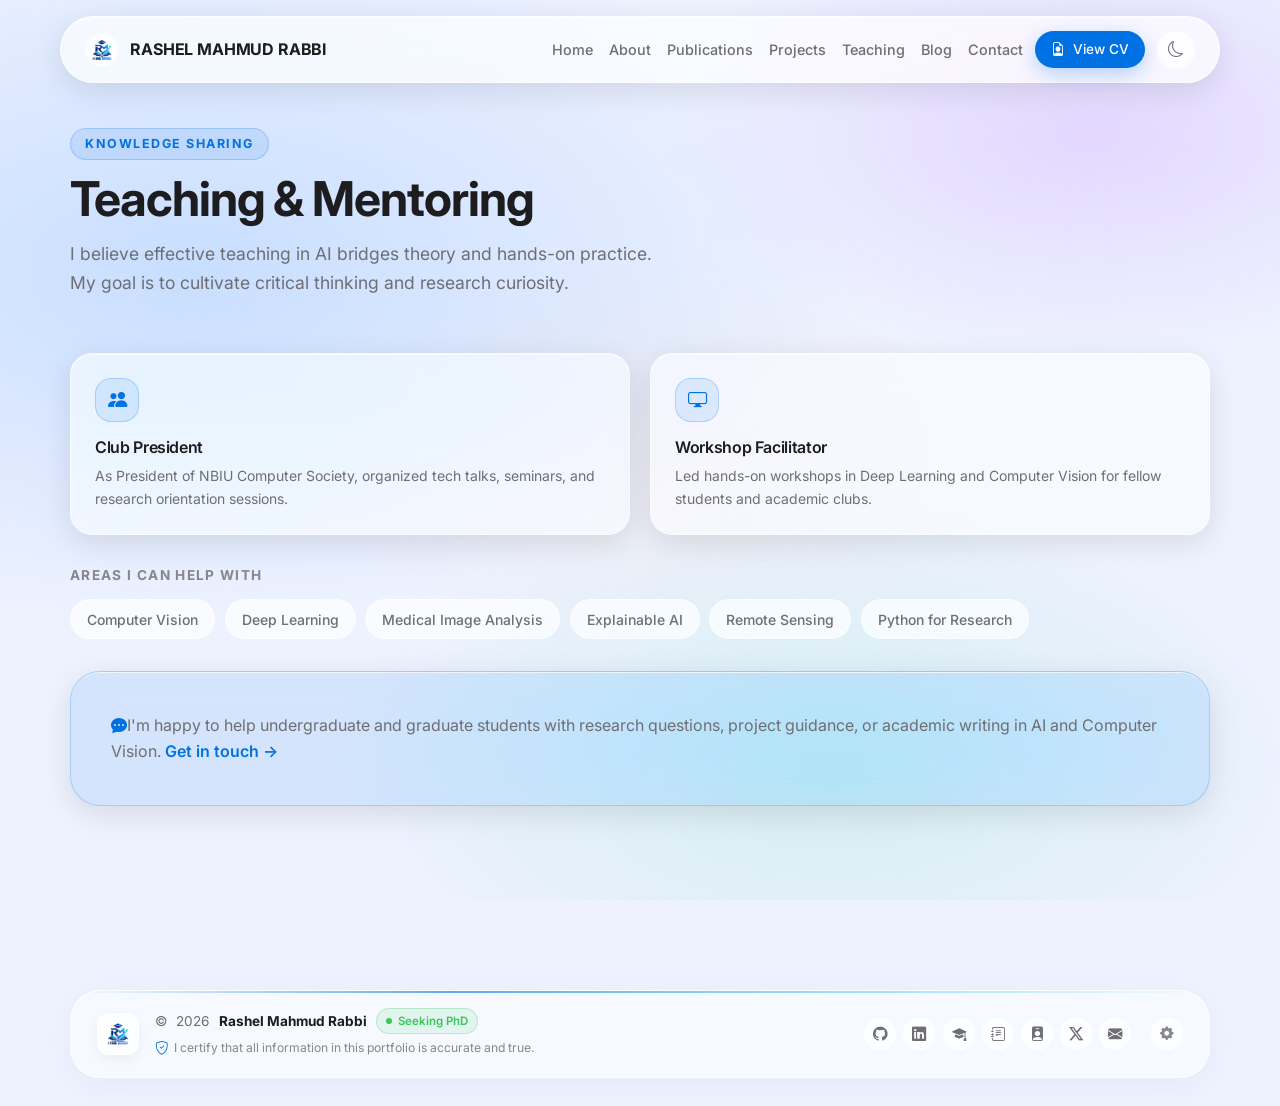
<file: teaching.html>
<!DOCTYPE html>
<html lang="en" data-theme="light">
<head>
  <meta charset="UTF-8" /><meta name="viewport" content="width=device-width, initial-scale=1.0" />
  <title>Teaching — Rashel Mahmud Rabbi</title>
  <meta name="description" content="Teaching, mentoring, and academic workshops by Rashel Mahmud Rabbi." />
  <link rel="icon" type="image/svg+xml" href="data:image/svg+xml,%3Csvg xmlns='http://www.w3.org/2000/svg' width='32' height='32'%3E%3Crect width='32' height='32' rx='8' fill='%230071e3'/%3E%3Ctext x='16' y='22' text-anchor='middle' font-family='system-ui' font-size='14' font-weight='700' fill='%23fff'%3ERR%3C/text%3E%3C/svg%3E" />
  <link rel="preconnect" href="https://fonts.googleapis.com" />
  <link rel="preconnect" href="https://fonts.gstatic.com" crossorigin />
  <link href="https://fonts.googleapis.com/css2?family=Inter:ital,opsz,wght@0,14..32,300;0,14..32,400;0,14..32,500;0,14..32,600;0,14..32,700;1,14..32,400&amp;display=swap" rel="stylesheet" />
  <link href="https://cdn.jsdelivr.net/npm/bootstrap-icons@1.11.3/font/bootstrap-icons.min.css" rel="stylesheet" />
  <link rel="stylesheet" href="assets/css/glass.css?v=1790375558" />
  <script>(function(){try{var t=localStorage.getItem('rmr_theme')||(window.matchMedia('(prefers-color-scheme:dark)').matches?'dark':'light');document.documentElement.setAttribute('data-theme',t);}catch(e){}})();</script>
</head>
<body>
  <div id="scrollProgress"></div>
  <nav class="navbar" id="navbar">
    <a class="nav-brand" href="index.html">
      <img src="media/profile/logo.png" alt="Logo" onerror="this.style.display='none'" />
      <span>RASHEL MAHMUD RABBI</span>
    </a>
        <div class="nav-links">
      <a href="index.html">Home</a>
      <a href="index.html#about">About</a>
      <a href="publications.html">Publications</a>
      <a href="projects.html">Projects</a>
      <a href="teaching.html" class="active">Teaching</a>
      <a href="blog.html">Blog</a>
      <a href="contact.html">Contact</a>
    </div>
    <div class="nav-actions">
      <a href="https://drive.google.com/file/d/1ezs8hs6v_8_XickPu8nDRnsOSmf9bYvE/view?usp=sharing" target="_blank" class="btn btn-primary btn-sm" rel="noopener noreferrer"><i class="bi bi-file-earmark-person"></i> View CV</a>
      <button id="themeToggle" aria-label="Toggle dark mode"><i class="bi bi-moon"></i></button>
      <button class="mobile-menu-btn" id="mobileMenuBtn"><i class="bi bi-list"></i></button>
    </div>
  </nav>
  <div class="mobile-nav" id="mobileNav">
    <a href="index.html"        onclick="closeMobileNav()">Home</a>
    <a href="publications.html" onclick="closeMobileNav()">Publications</a>
    <a href="projects.html"     onclick="closeMobileNav()">Projects</a>
    <a href="teaching.html"     onclick="closeMobileNav()">Teaching</a>
    <a href="blog.html"         onclick="closeMobileNav()">Blog</a>
    <a href="contact.html"      onclick="closeMobileNav()">Contact</a>
  </div>

  <section class="section" id="teaching" style="padding-top:8rem">
    <div class="container">
      <div class="section-header">
        <span class="section-label">Knowledge Sharing</span>
        <h1 class="section-title">Teaching & Mentoring</h1>
        <p class="section-desc">I believe effective teaching in AI bridges theory and hands-on practice. My goal is to cultivate critical thinking and research curiosity.</p>
      </div>
      <div class="teaching-roles">
        <div class="glass-card teaching-role-card reveal">
          <div class="teaching-role-icon"><i class="bi bi-people-fill"></i></div>
          <h4 class="teaching-role-title">Club President</h4>
          <p class="teaching-role-desc">As President of NBIU Computer Society, organized tech talks, seminars, and research orientation sessions.</p>
        </div>
        <div class="glass-card teaching-role-card reveal reveal-delay-1">
          <div class="teaching-role-icon"><i class="bi bi-display"></i></div>
          <h4 class="teaching-role-title">Workshop Facilitator</h4>
          <p class="teaching-role-desc">Led hands-on workshops in Deep Learning and Computer Vision for fellow students and academic clubs.</p>
        </div>
      </div>
      <div style="margin-top:2rem">
        <h3 style="font-size:0.85rem;font-weight:700;text-transform:uppercase;letter-spacing:0.1em;color:var(--text-3);margin-bottom:1rem">Areas I Can Help With</h3>
        <div class="teaching-areas reveal">
          <span class="teaching-area-tag">Computer Vision</span>
          <span class="teaching-area-tag">Deep Learning</span>
          <span class="teaching-area-tag">Medical Image Analysis</span>
          <span class="teaching-area-tag">Explainable AI</span>
          <span class="teaching-area-tag">Remote Sensing</span>
          <span class="teaching-area-tag">Python for Research</span>
        </div>
      </div>
      <div class="glass-panel reveal" style="margin-top:2rem;background:var(--blue-bg);border-color:var(--blue-border)">
        <p style="color:var(--text-2);margin:0"><i class="bi bi-chat-dots-fill me-2" style="color:var(--blue)"></i>I'm happy to help undergraduate and graduate students with research questions, project guidance, or academic writing in AI and Computer Vision. <a href="contact.html" style="color:var(--blue);font-weight:600">Get in touch →</a></p>
      </div>
    </div>
  </section>

                <footer class="footer">
    <div class="container">
      <div class="footer-card">
        <div class="footer-left-content">
          <img src="media/profile/logo.png" alt="Logo" class="footer-logo" onerror="this.style.display='none'" />
          <div class="footer-text-group">
            <p class="footer-main-line">
              &copy; <span id="footerYear">2026</span> <strong>Rashel Mahmud Rabbi</strong>
              <span class="footer-status-tag"><span class="pulse-dot-sm"></span> Seeking PhD</span>
            </p>
            <p class="footer-cert-note">
              <i class="bi bi-shield-check"></i> I certify that all information in this portfolio is accurate and true.
            </p>
          </div>
        </div>

        <div class="footer-social-dock">
          <a class="footer-dock-btn" href="https://github.com/rashelmahmudrabbi" target="_blank" rel="noopener noreferrer" title="GitHub" aria-label="GitHub"><i class="bi bi-github"></i></a>
          <a class="footer-dock-btn" href="https://www.linkedin.com/in/rashelmahmudrabbi" target="_blank" rel="noopener noreferrer" title="LinkedIn" aria-label="LinkedIn"><i class="bi bi-linkedin"></i></a>
          <a class="footer-dock-btn" href="https://scholar.google.com/citations?hl=en&user=agrATD8AAAAJ" target="_blank" rel="noopener noreferrer" title="Google Scholar" aria-label="Google Scholar"><i class="bi bi-mortarboard-fill"></i></a>
          <a class="footer-dock-btn" href="https://www.researchgate.net/profile/Rashel-Mahmud-Rabbi" target="_blank" rel="noopener noreferrer" title="ResearchGate" aria-label="ResearchGate"><i class="bi bi-journal-text"></i></a>
          <a class="footer-dock-btn" href="https://orcid.org/0009-0004-6070-4496" target="_blank" rel="noopener noreferrer" title="ORCID" aria-label="ORCID"><i class="bi bi-person-badge-fill"></i></a>
          <a class="footer-dock-btn" href="https://x.com/rashel_m_rabbi" target="_blank" rel="noopener noreferrer" title="X" aria-label="X"><i class="bi bi-twitter-x"></i></a>
          <a class="footer-dock-btn" href="mailto:raselmahud6757@gmail.com" title="Email" aria-label="Email"><i class="bi bi-envelope-fill"></i></a>
          <div class="footer-dock-divider"></div>
          <a class="footer-admin-btn" href="https://acportfolio-backend.vercel.app/admin/" target="_blank" title="Admin Portal" aria-label="Admin Portal" rel="noopener noreferrer"><i class="bi bi-gear-fill"></i></a>
        </div>
      </div>
    </div>
  </footer>
  <button id="scrollTop" aria-label="Scroll to top"><i class="bi bi-arrow-up"></i></button>
  <script src="assets/js/config.js"></script>
  <script src="assets/js/api.js?v=1790581000"></script>
  <script src="assets/js/main.js?v=1790581000"></script>
</body>
</html>
</file>
<file: assets/css/glass.css>
/* ================================================================
   APPLE GLASSMORPHISM DESIGN SYSTEM
   Portfolio of Rashel Mahmud Rabbi
   ================================================================ */

/*  Design Tokens  */
:root {
  /* Glass surfaces */
  --glass-white:        rgba(255, 255, 255, 0.55);
  --glass-white-strong: rgba(255, 255, 255, 0.70);
  --glass-white-subtle: rgba(255, 255, 255, 0.45);
  --glass-border:       rgba(255, 255, 255, 0.55);
  --glass-border-soft:  rgba(255, 255, 255, 0.28);
  --glass-inset:        inset 0 1px 0 rgba(255, 255, 255, 0.65);
  --backdrop:           blur(20px) saturate(180%);
  --backdrop-light:     blur(12px) saturate(150%);

  /* Page background */
  --page-bg: #eef2ff;

  /* Apple accent colors */
  --blue:     #0071e3;
  --blue-lt:  #2997ff;
  --blue-bg:  rgba(0, 113, 227, 0.10);
  --blue-border: rgba(0, 113, 227, 0.22);
  --purple:   #bf5af2;
  --purple-bg: rgba(191, 90, 242, 0.10);
  --green:    #34c759;
  --green-bg: rgba(52, 199, 89, 0.10);
  --orange:   #ff9500;
  --orange-bg: rgba(255, 149, 0, 0.10);
  --red:      #ff3b30;
  --pink:     #ff2d55;
  --teal:     #5ac8fa;
  --yellow:   #ffd60a;

  /* Text (Apple HIG) */
  --text-1: #1d1d1f;
  --text-2: #6e6e73;
  --text-3: #86868b;
  --text-4: #aeaeb2;

  /* Surfaces */
  --surface-0: rgba(255,255,255,0.95);
  --surface-1: rgba(255,255,255,0.72);
  --surface-2: rgba(255,255,255,0.50);
  --surface-3: rgba(255,255,255,0.30);

  /* Dividers */
  --line:      rgba(0,0,0,0.09);
  --line-soft: rgba(0,0,0,0.05);

  /* Shadows */
  --shadow-xs: 0 1px 3px  rgba(0,0,0,0.06);
  --shadow-sm: 0 2px 8px  rgba(0,0,0,0.08);
  --shadow-md: 0 8px 30px rgba(0,0,0,0.10);
  --shadow-lg: 0 20px 60px rgba(0,0,0,0.12);
  --shadow-xl: 0 40px 80px rgba(0,0,0,0.15);
  --shadow-blue: 0 6px 20px rgba(0,113,227,0.28);

  /* Border radii */
  --r-xs:   6px;
  --r-sm:   10px;
  --r-md:   16px;
  --r-lg:   22px;
  --r-xl:   30px;
  --r-2xl:  40px;
  --r-full: 9999px;

  /* Typography */
  --font: 'Inter', -apple-system, BlinkMacSystemFont, 'SF Pro Text', 'Helvetica Neue', sans-serif;
  --font-display: 'Inter', -apple-system, BlinkMacSystemFont, 'SF Pro Display', 'Helvetica Neue', sans-serif;

  /* Transitions */
  --ease-spring: cubic-bezier(0.175, 0.885, 0.32, 1.275);
  --ease-smooth: cubic-bezier(0.16, 1, 0.3, 1);
  --ease-out:    cubic-bezier(0.22, 1, 0.36, 1);
}

/*  Dark Mode  */
[data-theme="dark"] {
  --glass-white:        rgba(255, 255, 255, 0.07);
  --glass-white-strong: rgba(255, 255, 255, 0.11);
  --glass-white-subtle: rgba(255, 255, 255, 0.04);
  --glass-border:       rgba(255, 255, 255, 0.12);
  --glass-border-soft:  rgba(255, 255, 255, 0.07);
  --glass-inset:        inset 0 1px 0 rgba(255, 255, 255, 0.09);
  --page-bg:            #000000;
  --text-1: #f5f5f7;
  --text-2: #a1a1a6;
  --text-3: #6e6e73;
  --text-4: #48484a;
  --surface-0: rgba(28,28,32,0.97);
  --surface-1: rgba(255,255,255,0.07);
  --surface-2: rgba(255,255,255,0.05);
  --surface-3: rgba(255,255,255,0.03);
  --line:      rgba(255,255,255,0.10);
  --line-soft: rgba(255,255,255,0.06);
  --blue:     #2997ff;
  --blue-lt:  #64b5f6;
  --blue-bg:  rgba(41, 151, 255, 0.15);
  --blue-border: rgba(41, 151, 255, 0.25);
  --purple:   #da8fff;
  --green:    #30d158;
  --orange:   #ffb340;
  --shadow-md: 0 8px 30px rgba(0,0,0,0.45);
  --shadow-lg: 0 20px 60px rgba(0,0,0,0.55);
  --shadow-xl: 0 40px 80px rgba(0,0,0,0.65);
}

/*  Reset & Base  */
*, *::before, *::after { box-sizing: border-box; margin: 0; padding: 0; }

html { scroll-behavior: smooth; font-size: 16px; }

body {
  font-family: var(--font);
  background: var(--page-bg);
  color: var(--text-1);
  line-height: 1.65;
  min-height: 100vh;
  overflow-x: hidden;
  transition: background 0.4s ease, color 0.4s ease;
  -webkit-font-smoothing: antialiased;
  -moz-osx-font-smoothing: grayscale;
}

/* Animated mesh gradient background */
body::before {
  content: '';
  position: fixed;
  inset: 0;
  z-index: -1;
  background:
    radial-gradient(ellipse 80% 60% at 15% 30%, rgba(120,180,255,0.32) 0%, transparent 65%),
    radial-gradient(ellipse 60% 45% at 85% 15%, rgba(190,120,255,0.22) 0%, transparent 55%),
    radial-gradient(ellipse 70% 55% at 65% 85%, rgba(100,220,180,0.18) 0%, transparent 55%),
    radial-gradient(ellipse 50% 35% at 50% 50%, rgba(255,180,100,0.08) 0%, transparent 60%);
  animation: bg-drift 18s ease-in-out infinite alternate;
  pointer-events: none;
}
[data-theme="dark"] body::before {
  background:
    radial-gradient(ellipse 80% 60% at 15% 30%, rgba(0,90,200,0.18) 0%, transparent 65%),
    radial-gradient(ellipse 60% 45% at 85% 15%, rgba(100,0,200,0.12) 0%, transparent 55%),
    radial-gradient(ellipse 70% 55% at 65% 85%, rgba(0,140,100,0.10) 0%, transparent 55%);
}
@keyframes bg-drift {
  0%   { transform: scale(1)   rotate(0deg); }
  100% { transform: scale(1.08) rotate(1.5deg); }
}

a { color: var(--blue); text-decoration: none; transition: color 0.25s ease; }
a:hover { color: var(--blue-lt); }

img { max-width: 100%; height: auto; display: block; }

h1, h2, h3, h4, h5, h6 {
  font-family: var(--font-display);
  font-weight: 600;
  line-height: 1.2;
  letter-spacing: -0.022em;
  color: var(--text-1);
  margin-bottom: 0.5rem;
}

p { color: var(--text-2); margin-bottom: 1rem; }
p:last-child { margin-bottom: 0; }

ul { list-style: none; }

/*  Layout  */
.container {
  width: 90%;
  max-width: 1140px;
  margin: 0 auto;
  padding: 0;
}
.container-sm { max-width: 780px; margin: 0 auto; }

.section {
  padding: 6rem 0;
  position: relative;
  scroll-margin-top: 85px;
}
.section-alt {
  background: var(--surface-3);
  backdrop-filter: var(--backdrop-light);
}

.section-header {
  margin-bottom: 3.5rem;
}
.section-header.center { text-align: center; }

.section-label {
  display: inline-block;
  font-size: 0.78rem;
  font-weight: 700;
  color: var(--blue);
  text-transform: uppercase;
  letter-spacing: 0.12em;
  margin-bottom: 0.6rem;
  background: var(--blue-bg);
  padding: 0.3rem 0.9rem;
  border-radius: var(--r-full);
  border: 1px solid var(--blue-border);
}

.section-title {
  font-size: clamp(2rem, 4vw, 3rem);
  font-weight: 700;
  color: var(--text-1);
  margin-bottom: 0.75rem;
}

.section-desc {
  font-size: 1.1rem;
  color: var(--text-2);
  max-width: 600px;
}
.section-header.center .section-desc { margin: 0 auto; }

/*  Glass Components  */
.glass {
  background: var(--glass-white);
  backdrop-filter: var(--backdrop);
  -webkit-backdrop-filter: var(--backdrop);
  border: 1px solid var(--glass-border);
  box-shadow: var(--shadow-md), var(--glass-inset);
  transition:
    background 0.35s ease,
    border-color 0.35s ease,
    box-shadow 0.3s ease,
    transform 0.3s var(--ease-smooth);
}

.glass-strong {
  background: var(--glass-white-strong);
  backdrop-filter: var(--backdrop);
  -webkit-backdrop-filter: var(--backdrop);
  border: 1px solid var(--glass-border);
  box-shadow: var(--shadow-md), var(--glass-inset);
}

.glass-card {
  background: var(--glass-white);
  backdrop-filter: var(--backdrop);
  -webkit-backdrop-filter: var(--backdrop);
  border: 1px solid var(--glass-border);
  box-shadow: var(--shadow-md), var(--glass-inset);
  border-radius: var(--r-xl);
  padding: 2rem;
  position: relative;
  overflow: hidden;
  transition:
    transform 0.35s cubic-bezier(0.2, 0.8, 0.2, 1),
    box-shadow 0.35s ease,
    border-color 0.35s ease;
}
.glass-card::before {
  content: '';
  position: absolute;
  top: 0;
  left: 0;
  right: 0;
  height: 3px;
  background: linear-gradient(90deg, transparent, var(--blue), transparent);
  opacity: 0;
  transition: opacity 0.35s ease;
  pointer-events: none;
  z-index: 2;
}
.glass-card:hover {
  transform: translateY(-6px);
  box-shadow: 0 16px 36px -10px rgba(0, 113, 227, 0.16), 0 0 0 1px var(--blue-border);
  border-color: var(--blue-border);
}
.glass-card:hover::before {
  opacity: 1;
}

/* Individual card accents for distinct sections */
.edu-card::before {
  background: linear-gradient(90deg, transparent, var(--blue), transparent);
}
.edu-card:hover {
  border-color: var(--blue-border);
  box-shadow: 0 16px 36px -10px rgba(0, 113, 227, 0.16), 0 0 0 1px var(--blue-border);
}

.pub-card::before {
  background: linear-gradient(90deg, transparent, var(--purple), var(--blue), transparent);
}
.pub-card:hover {
  border-color: rgba(191, 90, 242, 0.35);
  box-shadow: 0 16px 36px -10px rgba(191, 90, 242, 0.18), 0 0 0 1px rgba(191, 90, 242, 0.25);
}

.project-card::before {
  background: linear-gradient(90deg, transparent, var(--teal), var(--blue), transparent);
}
.project-card:hover {
  border-color: var(--blue-border);
  box-shadow: 0 18px 40px -10px rgba(0, 113, 227, 0.2), 0 0 0 1px var(--blue-border);
}

.cert-card::before {
  background: linear-gradient(90deg, transparent, var(--green), transparent);
}
.cert-card:hover {
  border-color: rgba(52, 199, 89, 0.35);
  box-shadow: 0 16px 36px -10px rgba(52, 199, 89, 0.18), 0 0 0 1px rgba(52, 199, 89, 0.25);
}

.award-card::before {
  background: linear-gradient(90deg, transparent, var(--orange), transparent);
}
.award-card:hover {
  border-color: rgba(255, 149, 0, 0.35);
  box-shadow: 0 16px 36px -10px rgba(255, 149, 0, 0.2), 0 0 0 1px rgba(255, 149, 0, 0.25);
}

.skill-group::before {
  background: linear-gradient(90deg, transparent, var(--blue), var(--purple), transparent);
}
.skill-group:hover {
  transform: translateY(-6px);
  border-color: var(--blue-border);
  box-shadow: 0 16px 36px -10px rgba(0, 113, 227, 0.16), 0 0 0 1px var(--blue-border);
}
.skill-group:hover::before {
  opacity: 1;
}

.teaching-role-card::before {
  background: linear-gradient(90deg, transparent, var(--blue), transparent);
}
.teaching-role-card:hover {
  border-color: var(--blue-border);
  box-shadow: 0 16px 36px -10px rgba(0, 113, 227, 0.16), 0 0 0 1px var(--blue-border);
}

.blog-card::before {
  background: linear-gradient(90deg, transparent, var(--blue), var(--pink), transparent);
}
.blog-card:hover {
  border-color: var(--blue-border);
  box-shadow: 0 18px 40px -10px rgba(0, 113, 227, 0.18), 0 0 0 1px var(--blue-border);
}

.ref-card::before {
  background: linear-gradient(90deg, transparent, var(--purple), transparent);
}
.ref-card:hover {
  border-color: rgba(191, 90, 242, 0.35);
  box-shadow: 0 16px 36px -10px rgba(191, 90, 242, 0.18), 0 0 0 1px rgba(191, 90, 242, 0.25);
}

.glass-panel {
  background: var(--glass-white);
  backdrop-filter: var(--backdrop);
  -webkit-backdrop-filter: var(--backdrop);
  border: 1px solid var(--glass-border);
  box-shadow: var(--shadow-md), var(--glass-inset);
  border-radius: var(--r-xl);
  padding: 2.5rem;
}

/*  Buttons  */
.btn {
  display: inline-flex;
  align-items: center;
  justify-content: center;
  gap: 0.5rem;
  padding: 0.65rem 1.4rem;
  border-radius: var(--r-full);
  font-family: var(--font);
  font-size: 0.925rem;
  font-weight: 500;
  cursor: pointer;
  border: none;
  text-decoration: none;
  transition: all 0.22s var(--ease-smooth);
  white-space: nowrap;
}

.btn-glass {
  background: var(--glass-white-strong);
  backdrop-filter: var(--backdrop);
  -webkit-backdrop-filter: var(--backdrop);
  border: 1px solid var(--glass-border);
  color: var(--text-1);
  box-shadow: var(--shadow-xs), var(--glass-inset);
}
.btn-glass:hover {
  background: var(--glass-white);
  transform: scale(1.03);
  box-shadow: var(--shadow-sm), var(--glass-inset);
  color: var(--text-1);
}

.btn-primary {
  background: var(--blue);
  color: #fff;
  box-shadow: var(--shadow-blue);
}
.btn-primary:hover {
  background: var(--blue-lt);
  color: #fff;
  transform: scale(1.03);
  box-shadow: 0 8px 25px rgba(0,113,227,0.35);
}

.btn-outline {
  background: transparent;
  border: 1.5px solid var(--glass-border);
  color: var(--text-1);
}
.btn-outline:hover {
  background: var(--surface-2);
  color: var(--text-1);
  transform: scale(1.02);
}

.btn-view-all {
  display: inline-flex;
  align-items: center;
  gap: 0.5rem;
  padding: 0.6rem 1.6rem;
  border-radius: var(--r-full);
  background: var(--glass-white);
  border: 1px solid var(--glass-border);
  color: var(--text-1);
  font-size: 0.88rem;
  font-weight: 500;
  text-decoration: none;
  backdrop-filter: var(--backdrop-light);
  -webkit-backdrop-filter: var(--backdrop-light);
  box-shadow: var(--shadow-xs);
  transition: all 0.25s ease;
}
.btn-view-all:hover {
  background: var(--surface-2);
  border-color: var(--blue);
  color: var(--blue);
  transform: translateY(-2px);
  box-shadow: var(--shadow-sm);
}

.btn-sm { padding: 0.45rem 1rem; font-size: 0.85rem; }
.btn-lg { padding: 0.85rem 2rem; font-size: 1rem; }
.btn-icon { padding: 0.6rem; width: 44px; height: 44px; }
.btn-icon.btn-sm { width: 36px; height: 36px; padding: 0.4rem; font-size: 0.9rem; }

/*  Badges  */
.badge {
  display: inline-flex;
  align-items: center;
  gap: 0.3rem;
  padding: 0.28rem 0.75rem;
  border-radius: var(--r-full);
  font-size: 0.78rem;
  font-weight: 600;
  letter-spacing: 0.02em;
}
.badge-blue   { background: var(--blue-bg);   color: var(--blue);   border: 1px solid var(--blue-border); }
.badge-purple { background: var(--purple-bg); color: var(--purple); border: 1px solid rgba(191,90,242,0.2); }
.badge-green  { background: var(--green-bg);  color: var(--green);  border: 1px solid rgba(52,199,89,0.2); }
.badge-orange { background: var(--orange-bg); color: var(--orange); border: 1px solid rgba(255,149,0,0.2); }
.badge-glass  { background: var(--glass-white-strong); color: var(--text-2); border: 1px solid var(--glass-border); }

/*  Tags / Pills  */
.tag {
  display: inline-block;
  padding: 0.22rem 0.65rem;
  border-radius: var(--r-sm);
  font-size: 0.78rem;
  font-weight: 500;
  background: var(--surface-2);
  border: 1px solid var(--line);
  color: var(--text-2);
  backdrop-filter: var(--backdrop-light);
  -webkit-backdrop-filter: var(--backdrop-light);
}

/*  Navigation  */
.navbar {
  position: fixed;
  top: 1rem;
  left: 50%;
  transform: translateX(-50%);
  width: calc(100% - 2rem);
  max-width: 1160px;
  z-index: 1000;
  display: flex;
  align-items: center;
  justify-content: space-between;
  padding: 0.85rem 1.5rem;
  border-radius: var(--r-full);
  background: var(--glass-white-strong);
  backdrop-filter: var(--backdrop);
  -webkit-backdrop-filter: var(--backdrop);
  border: 1px solid var(--glass-border);
  box-shadow: var(--shadow-md), var(--glass-inset);
  transition: all 0.3s var(--ease-smooth);
}
.navbar.scrolled {
  box-shadow: var(--shadow-lg), var(--glass-inset);
  top: 0.5rem;
}

.nav-brand {
  display: flex;
  margin-right: auto;
  align-items: center;
  gap: 0.7rem;
  font-weight: 700;
  font-size: 1rem;
  color: var(--text-1);
  letter-spacing: -0.01em;
  text-decoration: none;
  flex-shrink: 1;
  min-width: 0;
}
.nav-brand span {
  white-space: nowrap;
  overflow: hidden;
  text-overflow: ellipsis;
}
.nav-brand img {
  width: 34px;
  height: 34px;
  border-radius: 50%;
  object-fit: cover;
  border: 2px solid var(--glass-border);
}
.nav-brand:hover { color: var(--text-1); }

.nav-links {
  display: flex;
  align-items: center;
  gap: 0;
}
.nav-links a {
  color: var(--text-2);
  font-size: 0.9rem;
  font-weight: 500;
  padding: 0.4rem 0.5rem;
  border-radius: var(--r-full);
  transition: all 0.2s ease;
}
.nav-links a:hover,
.nav-links a.active {
  color: var(--text-1);
  background: var(--surface-2);
}

.nav-actions {
  display: flex;
  margin-left: 0.25rem;
  align-items: center;
  gap: 0.75rem;
  flex-shrink: 0;
}

#themeToggle {
  background: var(--surface-2);
  border: 1px solid var(--glass-border);
  backdrop-filter: var(--backdrop-light);
  -webkit-backdrop-filter: var(--backdrop-light);
  border-radius: 50%;
  width: 38px;
  height: 38px;
  display: flex;
  align-items: center;
  justify-content: center;
  font-size: 1rem;
  color: var(--text-2);
  cursor: pointer;
  transition: all 0.22s ease;
}
#themeToggle:hover {
  color: var(--text-1);
  background: var(--surface-1);
  transform: rotate(15deg);
}

.mobile-menu-btn {
  display: none;
  background: var(--surface-2);
  border: 1px solid var(--glass-border);
  border-radius: var(--r-sm);
  padding: 0.4rem 0.6rem;
  font-size: 1.3rem;
  color: var(--text-1);
  cursor: pointer;
  transition: all 0.2s ease;
}
.mobile-menu-btn:hover { background: var(--surface-1); }

.mobile-nav {
  display: none;
  position: fixed;
  top: 5rem;
  left: 1rem;
  right: 1rem;
  z-index: 999;
  background: var(--glass-white-strong);
  backdrop-filter: var(--backdrop);
  -webkit-backdrop-filter: var(--backdrop);
  border: 1px solid var(--glass-border);
  border-radius: var(--r-xl);
  padding: 1.5rem;
  box-shadow: var(--shadow-lg);
  flex-direction: column;
    gap: 0.5rem;
    max-height: calc(100vh - 6rem);
    overflow-y: auto;
}
.mobile-nav.open { display: flex; }
.mobile-nav a {
  color: var(--text-2);
  font-size: 1rem;
  font-weight: 500;
  padding: 0.75rem 1rem;
  border-radius: var(--r-md);
  transition: all 0.2s ease;
}
.mobile-nav a:hover { color: var(--text-1); background: var(--surface-2); }
.mobile-nav .divider { height: 1px; background: var(--line); margin: 0.25rem 0; }

/*  Hero Section  */
.hero {
  min-height: 100vh;
  display: flex;
  align-items: center;
  justify-content: center;
  padding: 8rem 0 5rem;
  text-align: center;
  position: relative;
  overflow: hidden;
}

/* Floating orbs */
.hero-orb {
  position: absolute;
  border-radius: 50%;
  filter: blur(60px);
  opacity: 0.35;
  pointer-events: none;
  animation: orb-float 8s ease-in-out infinite alternate;
}
.hero-orb-1 { width: 400px; height: 400px; background: var(--blue); top: -100px; left: -100px; animation-delay: 0s; }
.hero-orb-2 { width: 300px; height: 300px; background: var(--purple); top: 10%; right: -80px; animation-delay: -3s; }
.hero-orb-3 { width: 250px; height: 250px; background: var(--teal); bottom: 5%; left: 30%; animation-delay: -6s; }
@keyframes orb-float {
  0%   { transform: translate(0, 0) scale(1); }
  100% { transform: translate(30px, -40px) scale(1.12); }
}

.hero-content { position: relative; z-index: 2; max-width: 800px; margin: 0 auto; }

.hero-avatar-wrap {
  position: relative;
  width: 180px;
  height: 180px;
  margin: 0 auto 2rem;
}
.hero-avatar {
  width: 100%;
  height: 100%;
  border-radius: 50%;
  object-fit: cover;
  border: 3px solid var(--glass-border);
  box-shadow: var(--shadow-xl);
  position: relative;
  z-index: 2;
}
.hero-avatar-glow {
  position: absolute;
  inset: -12px;
  background: conic-gradient(from 0deg, var(--blue), var(--purple), var(--teal), var(--blue));
  border-radius: 50%;
  z-index: 1;
  filter: blur(18px);
  opacity: 0.6;
  animation: spin-glow 6s linear infinite;
}
@keyframes spin-glow {
  from { transform: rotate(0deg) scale(0.95); opacity: 0.5; }
  50%  { transform: rotate(180deg) scale(1.05); opacity: 0.75; }
  to   { transform: rotate(360deg) scale(0.95); opacity: 0.5; }
}

.hero-status {
  display: inline-flex;
  align-items: center;
  gap: 0.5rem;
  padding: 0.45rem 1.1rem;
  border-radius: var(--r-full);
  font-size: 0.85rem;
  font-weight: 600;
  color: var(--blue);
  background: var(--blue-bg);
  border: 1px solid var(--blue-border);
  margin-bottom: 1.5rem;
}
.hero-status::before {
  content: '';
  width: 8px;
  height: 8px;
  border-radius: 50%;
  background: var(--green);
  animation: pulse-dot 2s infinite;
}
@keyframes pulse-dot {
  0%, 100% { opacity: 1; transform: scale(1); }
  50%       { opacity: 0.6; transform: scale(0.8); }
}

@keyframes subtleGradientFlow {
  0% { background-position: 0% 50%; }
  50% { background-position: 100% 50%; }
  100% { background-position: 0% 50%; }
}

.hero-name {
    font-size: clamp(2.2rem, 5.5vw, 4rem);
    font-weight: 700;
    text-transform: uppercase;
    letter-spacing: -0.01em;
    line-height: 1.1;
    margin-bottom: 0.75rem;
    
    background: linear-gradient(270deg, var(--blue), var(--purple), var(--blue));
    background-size: 200% 200%;
    -webkit-background-clip: text;
    -webkit-text-fill-color: transparent;
    background-clip: text;
    animation: subtleGradientFlow 12s ease-in-out infinite;
    
    transition: transform 0.3s ease;
    cursor: default;
    display: inline-block;
}

.hero-name:hover {
    transform: translateY(-2px);
}

[data-theme="dark"] .hero-name {
    background: linear-gradient(270deg, #60a5fa, #c084fc, #60a5fa);
    background-size: 200% 200%;
    -webkit-background-clip: text;
    -webkit-text-fill-color: transparent;
    background-clip: text;
}

.hero-typewriter {
  font-size: clamp(1.1rem, 2.5vw, 1.5rem);
  color: var(--text-2);
  font-weight: 400;
  min-height: 2rem;
  margin-bottom: 2rem;
}
.hero-typewriter-cursor {
  display: inline-block;
  width: 2px;
  height: 1.2em;
  background: var(--blue);
  margin-left: 2px;
  animation: blink 1s infinite;
  vertical-align: text-bottom;
}
@keyframes blink { 0%, 100% { opacity: 1; } 50% { opacity: 0; } }

.hero-meta {
  display: flex;
  align-items: center;
  justify-content: center;
  gap: 1.5rem;
  margin-bottom: 2rem;
  flex-wrap: wrap;
}
.hero-meta-item {
  display: flex;
  align-items: center;
  gap: 0.4rem;
  color: var(--text-2);
  font-size: 0.9rem;
}
.hero-meta-item i { color: var(--blue); }
.hero-meta-item a { color: var(--text-2); }
.hero-meta-item a:hover { color: var(--blue); }

.hero-socials {
  display: flex;
  align-items: center;
  justify-content: center;
  gap: 0.6rem;
  margin-bottom: 3rem;
  flex-wrap: wrap;
}
.social-pill {
  display: inline-flex;
  align-items: center;
  gap: 0.4rem;
  padding: 0.5rem 1rem;
  border-radius: var(--r-full);
  background: var(--glass-white-strong);
  backdrop-filter: var(--backdrop);
  -webkit-backdrop-filter: var(--backdrop);
  border: 1px solid var(--glass-border);
  color: var(--text-2);
  font-size: 0.875rem;
  font-weight: 500;
  box-shadow: var(--shadow-xs), var(--glass-inset);
  transition: all 0.22s var(--ease-smooth);
}
.social-pill:hover {
  color: var(--text-1);
  transform: translateY(-2px);
  box-shadow: var(--shadow-sm), var(--glass-inset);
}
.social-pill i { font-size: 1rem; }

.hero-stats {
  display: grid;
  grid-template-columns: repeat(4, 1fr);
  gap: 0.85rem;
  max-width: 680px;
  margin: 0 auto;
}
.hero-stat {
  position: relative;
  display: flex;
  flex-direction: column;
  align-items: center;
  justify-content: center;
  padding: 1.25rem 0.85rem;
  text-align: center;
  text-decoration: none;
  background: var(--glass-white);
  border: 1px solid var(--glass-border);
  border-radius: var(--r-xl);
  box-shadow: var(--shadow-sm);
  backdrop-filter: var(--backdrop);
  -webkit-backdrop-filter: var(--backdrop);
  transition: transform 0.25s cubic-bezier(0.34, 1.56, 0.64, 1),
              background 0.25s ease,
              border-color 0.25s ease,
              box-shadow 0.25s ease;
  overflow: hidden;
  cursor: pointer;
}
.hero-stat::before {
  content: '';
  position: absolute;
  top: 0;
  left: 0;
  right: 0;
  height: 3px;
  background: linear-gradient(90deg, var(--blue), var(--purple));
  opacity: 0;
  transition: opacity 0.3s ease;
}
.hero-stat:hover {
  transform: translateY(-5px) scale(1.02);
  background: var(--glass-white-strong);
  border-color: var(--blue-border);
  box-shadow: 0 12px 28px rgba(0, 113, 227, 0.15), var(--glass-inset);
  text-decoration: none;
}
.hero-stat:hover::before {
  opacity: 1;
}
.hero-stat:active {
  transform: translateY(-2px) scale(0.99);
}
.stat-icon {
  display: flex;
  align-items: center;
  justify-content: center;
  width: 32px;
  height: 32px;
  border-radius: 50%;
  background: var(--blue-bg);
  color: var(--blue);
  font-size: 1.05rem;
  margin-bottom: 0.5rem;
  border: 1px solid var(--blue-border);
  transition: transform 0.3s ease, background 0.3s ease;
}
.hero-stat:nth-child(2) .stat-icon {
  background: var(--purple-bg);
  color: var(--purple);
  border-color: rgba(191, 90, 242, 0.25);
}
.hero-stat:nth-child(3) .stat-icon {
  background: rgba(52, 199, 89, 0.12);
  color: var(--green);
  border-color: rgba(52, 199, 89, 0.25);
}
.hero-stat:nth-child(4) .stat-icon {
  background: var(--orange-bg);
  color: var(--orange);
  border-color: rgba(255, 149, 0, 0.25);
}
.hero-stat:hover .stat-icon {
  transform: scale(1.15) rotate(6deg);
}
.stat-num {
  font-size: 2.1rem;
  font-weight: 700;
  color: var(--text-1);
  line-height: 1;
  letter-spacing: -0.04em;
  margin-bottom: 0.35rem;
}
.stat-label {
  font-size: 0.76rem;
  color: var(--text-3);
  text-transform: uppercase;
  letter-spacing: 0.08em;
  font-weight: 600;
  line-height: 1.25;
}
.hero-stat:hover .stat-label {
  color: var(--text-1);
}

/*  About / Bio Interactive & Professional Layout  */
.about-grid {
  display: grid;
  grid-template-columns: 1.15fr 0.85fr;
  gap: 2rem;
  align-items: stretch;
}
.about-column-left {
  display: flex;
  flex-direction: column;
}
.about-pills {
  display: flex;
  flex-wrap: wrap;
  gap: 0.55rem;
  margin: 1.25rem 0 1.5rem 0;
}
.about-pill {
  display: inline-flex;
  align-items: center;
  gap: 0.45rem;
  padding: 0.42rem 0.95rem;
  border-radius: var(--r-full);
  background: var(--glass-white-strong);
  backdrop-filter: var(--backdrop-light);
  -webkit-backdrop-filter: var(--backdrop-light);
  border: 1px solid var(--glass-border);
  font-size: 0.84rem;
  font-weight: 500;
  color: var(--text-2);
  box-shadow: 0 2px 8px rgba(0,0,0,0.03), var(--glass-inset);
  transition: all 0.25s var(--ease-smooth);
}
.about-pill:hover {
  transform: translateY(-2px);
  border-color: var(--blue-border);
  color: var(--text-1);
}
.about-pill i { font-size: 0.95rem; }
.about-pill i.text-primary   { color: var(--blue) !important; }
.about-pill i.text-danger    { color: var(--red) !important; }
.about-pill i.text-success   { color: var(--green) !important; }
.about-pill i.text-warning   { color: var(--orange) !important; }
.about-pill i.text-info      { color: var(--purple) !important; }
.about-pill i.text-secondary { color: var(--text-3) !important; }
.about-pill .dot {
  width: 8px; height: 8px;
  border-radius: 50%;
  background: var(--green);
  box-shadow: 0 0 8px rgba(52, 199, 89, 0.6);
  animation: pulse-dot 2s infinite;
}

/* About Tabs (Bio vs Research Statement) */
.about-card-wrapper {
  flex: 1;
  display: flex;
  flex-direction: column;
  position: relative;
}
.about-nav-tabs {
  display: inline-flex;
  gap: 0.35rem;
  margin-bottom: 0.9rem;
  background: var(--surface-2);
  padding: 4px;
  border-radius: var(--r-full);
  width: fit-content;
  border: 1px solid var(--glass-border);
}
.about-tab-btn {
  border: none;
  background: transparent;
  padding: 0.42rem 1.15rem;
  border-radius: var(--r-full);
  font-size: 0.84rem;
  font-weight: 600;
  color: var(--text-3);
  cursor: pointer;
  display: inline-flex;
  align-items: center;
  gap: 0.45rem;
  transition: all 0.25s ease;
}
.about-tab-btn:hover {
  color: var(--text-1);
}
.about-tab-btn.active {
  background: var(--card-bg);
  color: var(--blue);
  box-shadow: 0 2px 8px rgba(0,0,0,0.08);
}
.about-tab-pane {
  display: none;
  animation: fadeInTab 0.35s ease forwards;
}
.about-tab-pane.active {
  display: block;
}
@keyframes fadeInTab {
  from { opacity: 0; transform: translateY(6px); }
  to { opacity: 1; transform: translateY(0); }
}

.about-bio {
  padding: 2rem 2.2rem;
  border-radius: var(--r-xl);
  font-size: 1.05rem;
  line-height: 1.85;
  color: var(--text-2);
  border: 1px solid var(--glass-border);
  box-shadow: var(--shadow-md), var(--glass-inset);
  position: relative;
  overflow: hidden;
}
.about-bio::before {
  content: '';
  position: absolute;
  top: 0; left: 0; width: 4px; height: 100%;
  background: linear-gradient(180deg, var(--blue), var(--purple));
  opacity: 0.8;
}
.about-bio p {
  margin-bottom: 1.25rem;
}
.about-bio p:last-child {
  margin-bottom: 0;
}
.about-bio strong {
  color: var(--text-1);
  font-weight: 600;
}

/* Spotlight Carousel - Modern Glass Card */
.spotlight-box {
  background: var(--glass-white);
  backdrop-filter: var(--backdrop);
  -webkit-backdrop-filter: var(--backdrop);
  border: 1px solid var(--glass-border);
  border-radius: var(--r-xl);
  overflow: hidden;
  box-shadow: var(--shadow-md), var(--glass-inset);
  height: 100%;
  display: flex;
  flex-direction: column;
  justify-content: space-between;
  position: relative;
  transition: transform 0.3s ease, box-shadow 0.3s ease;
}
.spotlight-box:hover {
  border-color: rgba(47, 111, 237, 0.3);
  box-shadow: 0 12px 36px rgba(47, 111, 237, 0.08), var(--glass-inset);
}
.spotlight-header {
  display: flex;
  align-items: center;
  justify-content: space-between;
  padding: 1.2rem 1.6rem;
  border-bottom: 1px solid var(--glass-border-soft);
  background: rgba(255, 255, 255, 0.02);
}
.spotlight-kicker {
  font-size: 0.78rem;
  font-weight: 700;
  text-transform: uppercase;
  letter-spacing: 0.12em;
  color: var(--text-2);
  display: inline-flex;
  align-items: center;
  gap: 0.45rem;
}
.spotlight-kicker i {
  color: var(--blue);
  font-size: 1rem;
}
.spotlight-nav { display: flex; gap: 0.4rem; }
.spotlight-nav button {
  background: var(--surface-2);
  border: 1px solid var(--glass-border);
  border-radius: 50%;
  width: 32px; height: 32px;
  display: flex; align-items: center; justify-content: center;
  color: var(--text-2);
  cursor: pointer;
  font-size: 0.8rem;
  transition: all 0.25s ease;
}
.spotlight-nav button:hover {
  background: var(--blue);
  color: #fff;
  border-color: var(--blue);
  transform: scale(1.05);
}
.spotlight-content-area {
  flex: 1;
  position: relative;
  min-height: 240px;
}
.spotlight-slide {
  display: none;
  padding: 1.75rem 1.6rem;
  opacity: 0;
  transition: opacity 0.4s ease, transform 0.4s ease;
}
.spotlight-slide.active {
  display: block;
  opacity: 1;
  animation: slideFadeIn 0.4s ease-out;
}
@keyframes slideFadeIn {
  from { opacity: 0; transform: translateY(8px); }
  to { opacity: 1; transform: translateY(0); }
}
.spotlight-badge {
  display: inline-flex;
  align-items: center;
  gap: 0.35rem;
  padding: 0.3rem 0.8rem;
  border-radius: var(--r-full);
  font-size: 0.75rem;
  font-weight: 700;
  text-transform: uppercase;
  letter-spacing: 0.06em;
  margin-bottom: 0.9rem;
}
.badge-pub    { background: var(--blue-bg);   color: var(--blue);   border: 1px solid var(--blue-border); }
.badge-proj   { background: var(--green-bg);  color: var(--green);  border: 1px solid rgba(52,199,89,0.25); }
.badge-xai    { background: var(--purple-bg); color: var(--purple); border: 1px solid rgba(191,90,242,0.25); }

.spotlight-slide h4 {
  font-size: 1.15rem;
  font-weight: 700;
  line-height: 1.4;
  margin-bottom: 0.65rem;
  color: var(--text-1);
}
.spotlight-slide p {
  font-size: 0.92rem;
  line-height: 1.65;
  color: var(--text-2);
  margin-bottom: 1.25rem;
}
.spotlight-tag-pill {
  display: inline-block;
  font-size: 0.75rem;
  color: var(--text-3);
  background: var(--surface-2);
  padding: 0.2rem 0.6rem;
  border-radius: 4px;
  margin-right: 0.6rem;
}
.spotlight-footer {
  padding: 1rem 1.6rem;
  border-top: 1px solid var(--glass-border-soft);
  display: flex;
  align-items: center;
  justify-content: space-between;
  background: rgba(255, 255, 255, 0.02);
}
.spotlight-dots { display: flex; gap: 0.45rem; align-items: center; }
.spotlight-dot {
  width: 8px; height: 8px;
  border-radius: 50%;
  background: var(--text-4);
  cursor: pointer;
  transition: all 0.25s ease;
}
.spotlight-dot:hover {
  background: var(--text-3);
}
.spotlight-dot.active {
  background: var(--blue);
  width: 22px;
  border-radius: 4px;
}

/*  Research Interests  */
.research-grid {
  display: grid;
  grid-template-columns: repeat(3, 1fr);
  gap: 1.5rem;
  max-width: 1160px;
  margin: 0 auto;
}
.research-card {
  padding: 2rem 1.75rem;
  border-radius: var(--r-xl);
  text-align: center;
  position: relative;
  overflow: hidden;
  transition: all 0.35s cubic-bezier(0.2, 0.8, 0.2, 1);
  display: flex;
  flex-direction: column;
  align-items: center;
  justify-content: flex-start;
  border: 1px solid var(--glass-border);
  background: var(--glass-bg);
  backdrop-filter: blur(20px);
  -webkit-backdrop-filter: blur(20px);
}
.research-card::before {
  content: '';
  position: absolute;
  top: 0;
  left: 0;
  right: 0;
  height: 3px;
  background: linear-gradient(90deg, transparent, var(--blue), transparent);
  opacity: 0;
  transition: opacity 0.3s ease;
}
.research-card:hover {
  transform: translateY(-6px);
  box-shadow: 0 16px 36px -10px rgba(0, 113, 227, 0.18), 0 0 0 1px var(--blue-border);
  border-color: var(--blue-border);
}
.research-card:hover::before {
  opacity: 1;
}
.research-card:nth-child(2):hover {
  box-shadow: 0 16px 36px -10px rgba(191, 90, 242, 0.2), 0 0 0 1px rgba(191,90,242,0.3);
  border-color: rgba(191,90,242,0.35);
}
.research-card:nth-child(2)::before {
  background: linear-gradient(90deg, transparent, var(--purple), transparent);
}
.research-card:nth-child(3):hover {
  box-shadow: 0 16px 36px -10px rgba(255, 149, 0, 0.2), 0 0 0 1px rgba(255,149,0,0.3);
  border-color: rgba(255,149,0,0.35);
}
.research-card:nth-child(3)::before {
  background: linear-gradient(90deg, transparent, var(--orange), transparent);
}
.research-card:nth-child(4):hover {
  box-shadow: 0 16px 36px -10px rgba(52, 199, 89, 0.2), 0 0 0 1px rgba(52,199,89,0.3);
  border-color: rgba(52,199,89,0.35);
}
.research-card:nth-child(4)::before {
  background: linear-gradient(90deg, transparent, var(--green), transparent);
}
.research-card:nth-child(5):hover {
  box-shadow: 0 16px 36px -10px rgba(90, 200, 250, 0.2), 0 0 0 1px rgba(90,200,250,0.3);
  border-color: rgba(90,200,250,0.35);
}
.research-card:nth-child(5)::before {
  background: linear-gradient(90deg, transparent, var(--teal), transparent);
}
.research-card:nth-child(6):hover {
  box-shadow: 0 16px 36px -10px rgba(255, 45, 85, 0.2), 0 0 0 1px rgba(255,45,85,0.3);
  border-color: rgba(255,45,85,0.35);
}
.research-card:nth-child(6)::before {
  background: linear-gradient(90deg, transparent, var(--pink), transparent);
}
.research-icon {
  width: 60px;
  height: 60px;
  border-radius: var(--r-lg);
  display: flex;
  align-items: center;
  justify-content: center;
  font-size: 1.65rem;
  margin: 0 auto 1.35rem;
  background: var(--blue-bg);
  color: var(--blue);
  border: 1px solid var(--blue-border);
  transition: all 0.3s cubic-bezier(0.34, 1.56, 0.64, 1);
  box-shadow: 0 4px 12px rgba(0, 113, 227, 0.1);
}
.research-card:hover .research-icon {
  transform: scale(1.12) rotate(4deg);
}
.research-card:nth-child(2) .research-icon {
  background: var(--purple-bg);
  color: var(--purple);
  border-color: rgba(191,90,242,0.25);
  box-shadow: 0 4px 12px rgba(191,90,242,0.12);
}
.research-card:nth-child(3) .research-icon {
  background: var(--orange-bg);
  color: var(--orange);
  border-color: rgba(255,149,0,0.25);
  box-shadow: 0 4px 12px rgba(255,149,0,0.12);
}
.research-card:nth-child(4) .research-icon {
  background: var(--green-bg);
  color: var(--green);
  border-color: rgba(52,199,89,0.25);
  box-shadow: 0 4px 12px rgba(52,199,89,0.12);
}
.research-card:nth-child(5) .research-icon {
  background: var(--teal-bg, rgba(90, 200, 250, 0.1));
  color: var(--teal);
  border-color: rgba(90, 200, 250, 0.25);
  box-shadow: 0 4px 12px rgba(90,200,250,0.12);
}
.research-card:nth-child(6) .research-icon {
  background: var(--pink-bg, rgba(255, 45, 85, 0.1));
  color: var(--pink);
  border-color: rgba(255, 45, 85, 0.25);
  box-shadow: 0 4px 12px rgba(255,45,85,0.12);
}
.research-card h4 {
  font-size: 1.15rem;
  font-weight: 700;
  margin-bottom: 0.65rem;
  letter-spacing: -0.015em;
  color: var(--text-1);
}
.research-card p {
  font-size: 0.92rem;
  color: var(--text-2);
  line-height: 1.55;
  margin: 0;
  max-width: 290px;
}
.research-card-badge {
  display: inline-flex;
  align-items: center;
  gap: 0.35rem;
  font-size: 0.72rem;
  font-weight: 600;
  text-transform: uppercase;
  letter-spacing: 0.05em;
  padding: 0.25rem 0.65rem;
  border-radius: 20px;
  background: var(--surface-2);
  color: var(--text-3);
  margin-top: 1.15rem;
  border: 1px solid var(--border);
  transition: all 0.25s ease;
}
.research-card:hover .research-card-badge {
  background: var(--surface-1);
  color: var(--text-1);
  border-color: var(--blue-border);
}

/*  Timeline (Experience / Education)  */
.timeline { position: relative; }
.timeline::before {
  content: '';
  position: absolute;
  left: 18px;
  top: 0; bottom: 0;
  width: 2px;
  background: linear-gradient(to bottom, var(--blue) 0%, var(--purple) 100%);
  opacity: 0.3;
  border-radius: 2px;
}
.timeline-item {
  display: flex;
  gap: 1.5rem;
  padding-bottom: 2rem;
  position: relative;
}
.timeline-item:last-child { padding-bottom: 0; }
.timeline-dot {
  width: 38px; height: 38px;
  border-radius: 50%;
  background: var(--glass-white-strong);
  border: 2px solid var(--blue);
  display: flex; align-items: center; justify-content: center;
  font-size: 0.9rem;
  color: var(--blue);
  flex-shrink: 0;
  box-shadow: 0 0 0 4px var(--blue-bg);
  z-index: 2;
  backdrop-filter: var(--backdrop-light);
  -webkit-backdrop-filter: var(--backdrop-light);
}
.timeline-content { flex: 1; padding-top: 0.4rem; }
.timeline-period {
  font-size: 0.8rem;
  font-weight: 600;
  color: var(--blue);
  text-transform: uppercase;
  letter-spacing: 0.06em;
  margin-bottom: 0.4rem;
}
.timeline-title { font-size: 1.05rem; margin-bottom: 0.2rem; }
.timeline-org   { font-size: 0.9rem; color: var(--text-2); margin-bottom: 0.75rem; }
.timeline-bullets {
  list-style: none;
  padding: 0;
}
.timeline-bullets li {
  position: relative;
  padding-left: 1.2rem;
  font-size: 0.9rem;
  color: var(--text-2);
  margin-bottom: 0.4rem;
  line-height: 1.55;
}
.timeline-bullets li::before {
  content: '\2022';
    position: absolute;
    left: 0;
    color: var(--blue);
  font-size: 1rem;
}

/* Education Timeline (horizontal cards) */
.edu-grid {
  display: grid;
  grid-template-columns: repeat(auto-fit, minmax(260px, 1fr));
  gap: 1.25rem;
}
.edu-card { padding: 1.75rem; border-radius: var(--r-lg); }
.edu-year {
  font-size: 0.8rem;
  font-weight: 700;
  color: var(--blue);
  text-transform: uppercase;
  letter-spacing: 0.08em;
  margin-bottom: 0.5rem;
}
.edu-degree   { font-size: 1.1rem; font-weight: 600; margin-bottom: 0.25rem; }
.edu-major    { font-size: 0.875rem; color: var(--text-2); margin-bottom: 0.4rem; }
.edu-inst     { font-size: 0.875rem; color: var(--text-2); margin-bottom: 1rem; }
.edu-grade {
  display: inline-flex;
  align-items: center;
  gap: 0.35rem;
  padding: 0.3rem 0.8rem;
  border-radius: var(--r-full);
  font-size: 0.82rem;
  font-weight: 600;
  background: var(--green-bg);
  color: var(--green);
  border: 1px solid rgba(52,199,89,0.22);
}

/*  Publications  */
.pub-stats {
  display: flex;
  gap: 0.75rem;
  flex-wrap: wrap;
  margin-bottom: 1.75rem;
}
.pub-stat-card {
  padding: 0.65rem 1.25rem;
  display: inline-flex;
  align-items: center;
  gap: 0.75rem;
  border-radius: var(--r-full);
}
.pub-stat-card i {
  font-size: 1.25rem;
}
.pub-stat-val {
  font-size: 1.25rem;
  font-weight: 700;
  line-height: 1;
  letter-spacing: -0.02em;
}
.pub-stat-lbl {
  font-size: 0.72rem;
  color: var(--text-3);
  text-transform: uppercase;
  letter-spacing: 0.06em;
  font-weight: 600;
}
.pub-list { display: flex; flex-direction: column; gap: 1.25rem; }
.pub-card { padding: 1.75rem; border-radius: var(--r-lg); }
.pub-meta { display: flex; align-items: center; gap: 0.6rem; margin-bottom: 0.9rem; flex-wrap: wrap; }
.pub-title { font-size: 1.05rem; font-weight: 600; margin-bottom: 0.5rem; line-height: 1.4; }
.pub-authors { font-size: 0.875rem; color: var(--text-3); margin-bottom: 0.4rem; }
.pub-venue { font-size: 0.875rem; color: var(--text-2); font-style: italic; margin-bottom: 1rem; }
.pub-abstract {
  font-size: 0.875rem;
  color: var(--text-2);
  line-height: 1.65;
  margin-bottom: 1rem;
  display: -webkit-box;
  -webkit-line-clamp: 3;
  -webkit-box-orient: vertical;
  overflow: hidden;
}
.pub-abstract p {
  margin: 0 0 0.5rem 0;
  font-size: inherit;
  color: inherit;
  line-height: inherit;
}
.pub-abstract p:last-child {
  margin-bottom: 0;
}
.pub-abstract.expanded {
  -webkit-line-clamp: unset;
  overflow: visible;
}
.pub-abstract-toggle {
  display: inline-flex;
  align-items: center;
  gap: 0.35rem;
  font-size: 0.85rem;
  font-weight: 500;
  color: var(--blue);
  background: none;
  border: none;
  cursor: pointer;
  padding: 0.2rem 0;
  margin-bottom: 0.9rem;
  transition: opacity 0.2s;
}
.pub-abstract-toggle:hover {
  opacity: 0.8;
}
.pub-links { display: flex; gap: 0.5rem; flex-wrap: wrap; align-items: center; }

/* Cite Modal */
.cite-modal {
  display: none;
  position: fixed;
  inset: 0;
  background: rgba(0, 0, 0, 0.65);
  backdrop-filter: blur(8px);
  -webkit-backdrop-filter: blur(8px);
  z-index: 10000;
  align-items: center;
  justify-content: center;
  padding: 1.5rem;
}
.cite-modal.active { display: flex; }
.cite-modal-card {
  background: var(--surface-1);
  border: 1px solid var(--border);
  border-radius: var(--r-xl);
  padding: 1.75rem;
  max-width: 620px;
  width: 100%;
  box-shadow: var(--shadow-xl);
  position: relative;
}
.cite-modal-header {
  display: flex;
  align-items: center;
  justify-content: space-between;
  margin-bottom: 1.25rem;
}
.cite-modal-title {
  font-size: 1.15rem;
  font-weight: 700;
  color: var(--text-1);
  display: flex;
  align-items: center;
  gap: 0.5rem;
}
.cite-modal-close {
  background: none;
  border: none;
  font-size: 1.25rem;
  color: var(--text-3);
  cursor: pointer;
  padding: 0.25rem;
  border-radius: var(--r-sm);
  display: flex;
  align-items: center;
  justify-content: center;
}
.cite-modal-close:hover { color: var(--text-1); background: var(--surface-2); }
.cite-code-box {
  background: var(--surface-2);
  border: 1px solid var(--border);
  border-radius: var(--r-md);
  padding: 1rem;
  font-family: ui-monospace, SFMono-Regular, Menlo, Monaco, Consolas, monospace;
  font-size: 0.82rem;
  color: var(--text-1);
  white-space: pre-wrap;
  word-break: break-all;
  max-height: 260px;
  overflow-y: auto;
  margin-bottom: 1.25rem;
  user-select: all;
}
.cite-modal-footer {
  display: flex;
  justify-content: flex-end;
  gap: 0.75rem;
}

/*  Projects  */
.project-filter {
  display: flex;
  gap: 0.5rem;
  flex-wrap: wrap;
  margin-bottom: 2.5rem;
}
.filter-btn {
  padding: 0.45rem 1.1rem;
  border-radius: var(--r-full);
  font-size: 0.875rem;
  font-weight: 500;
  color: var(--text-2);
  background: var(--glass-white);
  border: 1px solid var(--glass-border);
  cursor: pointer;
  transition: all 0.22s ease;
  backdrop-filter: var(--backdrop-light);
  -webkit-backdrop-filter: var(--backdrop-light);
}
.filter-btn:hover { color: var(--text-1); background: var(--glass-white-strong); }
.filter-btn.active { background: var(--blue); color: #fff; border-color: var(--blue); box-shadow: var(--shadow-blue); }

.project-grid {
  display: grid;
  grid-template-columns: repeat(auto-fill, minmax(320px, 1fr));
  gap: 1.5rem;
  align-items: stretch;
}
.project-card {
  border-radius: var(--r-lg);
  overflow: hidden;
  display: flex;
  flex-direction: column;
  padding: 0;
  height: 100%;
  transition: transform 0.3s var(--ease-smooth), box-shadow 0.3s ease;
}
.project-card.hidden,
.pub-card.hidden {
  display: none !important;
}
.project-thumb {
  height: 90px;
  background: linear-gradient(135deg, var(--blue-bg), var(--purple-bg));
  display: flex;
  align-items: center;
  justify-content: center;
  position: relative;
  overflow: hidden;
  flex-shrink: 0;
}
.project-thumb i {
  font-size: 2rem !important;
}
.project-thumb::after {
  content: '';
  position: absolute;
  inset: 0;
  background: linear-gradient(to bottom, transparent 40%, var(--glass-white) 100%);
}
.project-body {
  padding: 1.25rem 1.4rem 1.4rem;
  flex: 1;
  display: flex;
  flex-direction: column;
}
.project-body .badge {
  align-self: flex-start;
  margin-bottom: 0.6rem;
  font-size: 0.75rem;
}
.project-title {
  font-size: 1.02rem;
  font-weight: 600;
  line-height: 1.4;
  margin-bottom: 0.6rem;
  color: var(--text-1);
}
.project-desc {
  font-size: 0.86rem;
  color: var(--text-2);
  line-height: 1.6;
  margin-bottom: 0.5rem;
  display: -webkit-box;
  -webkit-line-clamp: 4;
  -webkit-box-orient: vertical;
  overflow: hidden;
  transition: all 0.3s ease;
}
.project-desc.expanded {
  -webkit-line-clamp: unset;
  display: block;
  overflow: visible;
}
.project-desc-toggle {
  font-size: 0.8rem;
  font-weight: 500;
  color: var(--blue);
  background: none;
  border: none;
  cursor: pointer;
  padding: 0;
  margin-bottom: 0.85rem;
  display: inline-flex;
  align-items: center;
  gap: 0.3rem;
  text-decoration: none;
  transition: color 0.2s ease;
  align-self: flex-start;
}
.project-desc-toggle:hover {
  color: var(--purple);
  text-decoration: underline;
}
.project-desc p {
  margin: 0 0 0.4rem 0;
  font-size: inherit;
  line-height: inherit;
}
.project-desc p:last-child {
  margin-bottom: 0;
}
.project-tech {
  display: flex;
  flex-wrap: wrap;
  gap: 0.35rem;
  margin-top: auto;
  margin-bottom: 1rem;
  padding-top: 0.4rem;
}
.project-tech .tag {
  font-size: 0.75rem;
  padding: 0.2rem 0.6rem;
}
.project-links {
  display: flex;
  align-items: center;
  gap: 0.5rem;
  margin-top: auto;
  padding-top: 0.6rem;
  border-top: 1px solid var(--glass-border);
}
.project-links .tag {
  margin-left: auto;
  font-size: 0.75rem;
  opacity: 0.85;
}

/*  Skills  */
.skills-grid {
  display: grid;
  grid-template-columns: 1fr 1fr;
  gap: 1.25rem;
}
.skill-group { padding: 1.75rem; border-radius: var(--r-lg); }
.skill-group-icon {
  width: 40px; height: 40px;
  border-radius: var(--r-sm);
  display: flex; align-items: center; justify-content: center;
  font-size: 1.2rem;
  margin-bottom: 1rem;
}
.skill-group-label { font-size: 0.8rem; font-weight: 700; text-transform: uppercase; letter-spacing: 0.1em; color: var(--text-3); margin-bottom: 0.9rem; }
.skill-tags { display: flex; flex-wrap: wrap; gap: 0.45rem; }
.skill-tag {
  padding: 0.35rem 0.8rem;
  border-radius: var(--r-full);
  font-size: 0.82rem;
  font-weight: 500;
  background: var(--glass-white-strong);
  border: 1px solid var(--glass-border);
  color: var(--text-2);
  backdrop-filter: var(--backdrop-light);
  -webkit-backdrop-filter: var(--backdrop-light);
  transition: all 0.2s ease;
}
.skill-tag:hover { color: var(--blue); border-color: var(--blue-border); background: var(--blue-bg); }

/* Languages */
.lang-grid { display: flex; gap: 1rem; flex-wrap: wrap; margin-top: 2rem; }
.lang-card {
  display: flex;
  align-items: center;
  gap: 0.75rem;
  padding: 0.75rem 1.25rem;
  border-radius: var(--r-lg);
}
.lang-flag { font-size: 1.5rem; }
.lang-name { font-size: 0.9rem; font-weight: 600; margin-bottom: 0; line-height: 1.2; }
.lang-level { font-size: 0.78rem; color: var(--text-3); }

/*  Certifications  */
.cert-grid { display: grid; grid-template-columns: repeat(auto-fill, minmax(300px, 1fr)); gap: 1.25rem; }
.cert-card {
  padding: 1.6rem;
  border-radius: var(--r-xl);
  display: flex;
  align-items: center;
  gap: 1.25rem;
  transition: all 0.35s cubic-bezier(0.2, 0.8, 0.2, 1);
}
.cert-thumb {
  width: 72px; height: 72px;
  border-radius: var(--r-lg);
  object-fit: cover;
  flex-shrink: 0;
  border: 2px solid var(--glass-border);
  transition: transform 0.35s cubic-bezier(0.34, 1.56, 0.64, 1);
}
.cert-card:hover .cert-thumb {
  transform: scale(1.08) rotate(2deg);
}
.cert-thumb-placeholder {
  width: 72px; height: 72px;
  border-radius: var(--r-lg);
  background: var(--blue-bg);
  display: flex; align-items: center; justify-content: center;
  font-size: 1.8rem;
  flex-shrink: 0;
  border: 1px solid var(--blue-border);
  transition: transform 0.35s cubic-bezier(0.34, 1.56, 0.64, 1);
}
.cert-card:hover .cert-thumb-placeholder {
  transform: scale(1.08) rotate(2deg);
}
.cert-info { flex: 1; min-width: 0; }
.cert-title { font-size: 0.98rem; font-weight: 600; margin-bottom: 0.25rem; }
.cert-issuer { font-size: 0.84rem; color: var(--text-2); margin-bottom: 0.7rem; }
.cert-links { display: flex; gap: 0.4rem; }

/*  Awards  */
.awards-grid { display: grid; grid-template-columns: repeat(auto-fill, minmax(260px, 1fr)); gap: 1.25rem; }
.award-card { padding: 2rem 1.75rem; border-radius: var(--r-xl); text-align: center; }
.award-icon {
  width: 64px; height: 64px;
  border-radius: 50%;
  background: var(--orange-bg);
  border: 1px solid rgba(255,149,0,0.25);
  display: flex; align-items: center; justify-content: center;
  font-size: 1.75rem;
  margin: 0 auto 1.35rem;
  transition: transform 0.35s cubic-bezier(0.34, 1.56, 0.64, 1);
  box-shadow: 0 4px 14px rgba(255,149,0,0.15);
}
.award-card:hover .award-icon {
  transform: scale(1.15) rotate(6deg);
}
.award-title { font-size: 1.05rem; font-weight: 600; margin-bottom: 0.35rem; }
.award-org   { font-size: 0.88rem; color: var(--text-2); margin-bottom: 0.35rem; }
.award-year  { font-size: 0.82rem; font-weight: 600; color: var(--orange); }

/*  Gallery  */
.gallery-group { margin-bottom: 3rem; }
.gallery-group-title { font-size: 1.1rem; margin-bottom: 0.5rem; }
.gallery-group-meta  { font-size: 0.875rem; color: var(--text-3); margin: 0 auto 1.25rem; }
.gallery-photos { display: grid; grid-template-columns: repeat(auto-fill, minmax(220px, 1fr)); gap: 1rem; }
.gallery-photo {
  border-radius: var(--r-md);
  overflow: hidden;
  aspect-ratio: 4/3;
  cursor: pointer;
  position: relative;
}
.gallery-photo img {
  width: 100%; height: 100%;
  object-fit: cover;
  transition: transform 0.4s var(--ease-smooth);
}
.gallery-photo:hover img { transform: scale(1.06); }
.gallery-photo-caption {
  position: absolute;
  bottom: 0; left: 0; right: 0;
  padding: 0.75rem;
  background: linear-gradient(to top, rgba(0,0,0,0.7), transparent);
  color: #fff;
  font-size: 0.82rem;
  font-weight: 500;
  opacity: 0;
  transition: opacity 0.3s ease;
}
.gallery-photo:hover .gallery-photo-caption { opacity: 1; }

/* Lightbox */
.lightbox {
  position: fixed;
  inset: 0;
  z-index: 9999;
  background: rgba(0,0,0,0.92);
  display: none;
  align-items: center;
  justify-content: center;
  flex-direction: column;
  backdrop-filter: blur(10px);
}
.lightbox.open { display: flex; }
.lightbox-close {
  position: absolute;
  top: 1.5rem; right: 1.5rem;
  background: rgba(255,255,255,0.12);
  border: 1px solid rgba(255,255,255,0.2);
  border-radius: 50%;
  width: 44px; height: 44px;
  display: flex; align-items: center; justify-content: center;
  color: #fff; font-size: 1.2rem;
  cursor: pointer;
  transition: background 0.2s ease;
}
.lightbox-close:hover { background: rgba(255,255,255,0.2); }
.lightbox img {
  max-width: 90vw; max-height: 80vh;
  object-fit: contain;
  border-radius: var(--r-md);
  box-shadow: 0 20px 80px rgba(0,0,0,0.6);
}
.lightbox-caption {
  color: rgba(255,255,255,0.75);
  font-size: 0.9rem;
  margin-top: 1rem;
  text-align: center;
}
.lightbox-nav {
  position: absolute;
  top: 50%; transform: translateY(-50%);
  background: rgba(255,255,255,0.12);
  border: 1px solid rgba(255,255,255,0.2);
  border-radius: 50%;
  width: 50px; height: 50px;
  display: flex; align-items: center; justify-content: center;
  color: #fff; font-size: 1.4rem;
  cursor: pointer;
  transition: background 0.2s ease;
}
.lightbox-nav:hover { background: rgba(255,255,255,0.22); }
.lightbox-nav.prev { left: 1.5rem; }
.lightbox-nav.next { right: 1.5rem; }

/*  Blog  */
.blog-grid { display: grid; grid-template-columns: repeat(auto-fill, minmax(300px, 1fr)); gap: 1.25rem; }
.blog-card { border-radius: var(--r-lg); overflow: hidden; display: flex; flex-direction: column; }
.blog-card-top {
  height: 120px;
  display: flex;
  align-items: center;
  justify-content: center;
  padding: 1.5rem;
  background: linear-gradient(135deg, var(--blue-bg), var(--purple-bg));
}
.blog-card-body { padding: 1.5rem; flex: 1; display: flex; flex-direction: column; }
.blog-meta { display: flex; align-items: center; gap: 0.6rem; margin-bottom: 0.75rem; flex-wrap: wrap; }
.blog-title  { font-size: 1rem; font-weight: 600; margin-bottom: 0.5rem; line-height: 1.4; }
.blog-excerpt { font-size: 0.875rem; color: var(--text-2); flex: 1; margin-bottom: 1rem; }
.blog-read-more { color: var(--blue); font-size: 0.875rem; font-weight: 500; }
.blog-read-more:hover { color: var(--blue-lt); }

/*  Teaching  */
.teaching-roles { display: grid; grid-template-columns: 1fr 1fr; gap: 1.25rem; margin-bottom: 2rem; }
.teaching-role-card { padding: 1.5rem; border-radius: var(--r-lg); }
.teaching-role-icon {
  width: 44px; height: 44px;
  border-radius: var(--r-md);
  background: var(--blue-bg);
  color: var(--blue);
  display: flex; align-items: center; justify-content: center;
  font-size: 1.2rem;
  margin-bottom: 1rem;
  border: 1px solid var(--blue-border);
}
.teaching-role-title { font-size: 1rem; font-weight: 600; margin-bottom: 0.4rem; }
.teaching-role-desc  { font-size: 0.875rem; color: var(--text-2); margin: 0; }
.teaching-areas { display: flex; flex-wrap: wrap; gap: 0.6rem; }
.teaching-area-tag {
  padding: 0.45rem 1rem;
  border-radius: var(--r-full);
  font-size: 0.875rem;
  font-weight: 500;
  background: var(--glass-white-strong);
  border: 1px solid var(--glass-border);
  color: var(--text-2);
  backdrop-filter: var(--backdrop-light);
  -webkit-backdrop-filter: var(--backdrop-light);
  transition: all 0.2s ease;
}
.teaching-area-tag:hover { color: var(--blue); border-color: var(--blue-border); background: var(--blue-bg); }

/*  References  */
.ref-grid { display: grid; grid-template-columns: repeat(auto-fill, minmax(280px, 1fr)); gap: 1.25rem; }
.ref-card { padding: 1.85rem; border-radius: var(--r-xl); }
.ref-avatar {
  width: 56px; height: 56px;
  border-radius: 50%;
  background: linear-gradient(135deg, var(--blue), var(--purple));
  display: flex; align-items: center; justify-content: center;
  font-size: 1.25rem;
  font-weight: 700;
  color: #fff;
  margin-bottom: 1.15rem;
  transition: transform 0.35s cubic-bezier(0.34, 1.56, 0.64, 1), box-shadow 0.3s ease;
  box-shadow: 0 4px 14px rgba(0, 113, 227, 0.2);
}
.ref-card:hover .ref-avatar {
  transform: scale(1.12) rotate(4deg);
  box-shadow: 0 6px 18px rgba(191, 90, 242, 0.3);
}
.ref-name  { font-size: 1.05rem; font-weight: 600; margin-bottom: 0.25rem; }
.ref-role  { font-size: 0.875rem; color: var(--text-2); margin-bottom: 0.2rem; }
.ref-org   { font-size: 0.875rem; color: var(--text-2); margin-bottom: 0.3rem; }
.ref-note  { font-size: 0.8rem; font-weight: 600; margin-bottom: 0.75rem; }
.ref-email { font-size: 0.875rem; color: var(--blue); }
.ref-email:hover { color: var(--blue-lt); }

/*  Activities  */
.activity-list { display: flex; flex-direction: column; gap: 0.6rem; }
.activity-item {
  display: flex;
  align-items: center;
  gap: 0.75rem;
  padding: 0.85rem 1.25rem;
  border-radius: var(--r-md);
  background: var(--glass-white);
  border: 1px solid var(--glass-border);
  backdrop-filter: var(--backdrop-light);
  -webkit-backdrop-filter: var(--backdrop-light);
  font-size: 0.9rem;
  color: var(--text-2);
}
.activity-item i { color: var(--blue); flex-shrink: 0; }

/*  Contact Form  */
.contact-grid { display: grid; grid-template-columns: 1fr 1.6fr; gap: 1.5rem; align-items: start; }
.contact-info { padding: 2rem; border-radius: var(--r-xl); }
.contact-info-item {
  display: flex;
  align-items: flex-start;
  gap: 1rem;
  margin-bottom: 1.5rem;
}
.contact-info-item:last-child { margin-bottom: 0; }
.contact-info-icon {
  width: 44px; height: 44px;
  border-radius: var(--r-md);
  background: var(--blue-bg);
  color: var(--blue);
  border: 1px solid var(--blue-border);
  display: flex; align-items: center; justify-content: center;
  font-size: 1rem;
  flex-shrink: 0;
}
.contact-info-label { font-size: 0.78rem; font-weight: 600; color: var(--text-3); text-transform: uppercase; letter-spacing: 0.06em; margin-bottom: 0.2rem; }
.contact-info-value { font-size: 0.9rem; color: var(--text-2); }
.contact-info-value a { color: var(--blue); }

.contact-form { padding: 2rem; border-radius: var(--r-xl); }
.form-group { margin: 0 auto 1.25rem; }
.form-label {
  display: block;
  font-size: 0.85rem;
  font-weight: 600;
  color: var(--text-2);
  margin-bottom: 0.5rem;
}
.form-input,
.form-textarea {
  width: 100%;
  padding: 0.75rem 1rem;
  border-radius: var(--r-md);
  border: 1.5px solid var(--glass-border);
  background: var(--glass-white-strong);
  backdrop-filter: var(--backdrop-light);
  -webkit-backdrop-filter: var(--backdrop-light);
  color: var(--text-1);
  font-family: var(--font);
  font-size: 0.925rem;
  transition: border-color 0.2s ease, box-shadow 0.2s ease;
  outline: none;
}
.form-input::placeholder, .form-textarea::placeholder { color: var(--text-4); }
.form-input:focus, .form-textarea:focus {
  border-color: var(--blue);
  box-shadow: 0 0 0 3px var(--blue-bg);
}
.form-textarea { resize: vertical; min-height: 130px; }
.form-row { display: grid; grid-template-columns: 1fr 1fr; gap: 1rem; }
.form-success {
  display: none;
  padding: 1rem 1.25rem;
  border-radius: var(--r-md);
  background: var(--green-bg);
  border: 1px solid rgba(52,199,89,0.25);
  color: var(--green);
  font-size: 0.9rem;
  font-weight: 500;
  margin-top: 1rem;
  text-align: center;
}

/*  Footer  */
/* ── Streamlined Professional Glass Dock Footer ── */
.footer {
  padding: 2rem 0 1.75rem;
  margin-top: 3.5rem;
  position: relative;
  z-index: 20;
}
.footer-card {
  background: var(--glass-white);
  backdrop-filter: var(--backdrop);
  -webkit-backdrop-filter: var(--backdrop);
  border: 1px solid var(--glass-border);
  border-radius: var(--r-xl, 20px);
  padding: 1.1rem 1.6rem;
  box-shadow: 0 8px 32px rgba(0, 0, 0, 0.04);
  display: flex;
  flex-direction: column;
  align-items: center;
  justify-content: space-between;
  gap: 1rem;
  position: relative;
  overflow: hidden;
}
@media (min-width: 960px) {
  .footer-card {
    flex-direction: row;
    gap: 1.5rem;
  }
}
.footer-card::before {
  content: '';
  position: absolute;
  top: 0; left: 0; right: 0;
  height: 2px;
  background: linear-gradient(90deg, transparent, var(--blue), var(--teal), transparent);
  opacity: 0.6;
}
.footer-left-content {
  display: flex;
  align-items: center;
  gap: 1rem;
  text-align: left;
}
@media (max-width: 960px) {
  .footer-left-content {
    flex-direction: column;
    text-align: center;
  }
}
.footer-logo {
  width: 42px;
  height: 42px;
  border-radius: 12px;
  object-fit: contain;
  background: var(--glass-white-strong);
  border: 1px solid var(--glass-border);
  padding: 4px;
  flex-shrink: 0;
  box-shadow: 0 4px 12px rgba(0,0,0,0.05);
}
.footer-text-group {
  display: flex;
  flex-direction: column;
  gap: 0.2rem;
}
.footer-main-line {
  font-size: 0.85rem;
  color: var(--text-2);
  display: flex;
  align-items: center;
  gap: 0.6rem;
  flex-wrap: wrap;
  margin: 0;
}
@media (max-width: 960px) {
  .footer-main-line {
    justify-content: center;
  }
}
.footer-main-line strong {
  color: var(--text-1);
  font-weight: 700;
}
.footer-status-tag {
  display: inline-flex;
  align-items: center;
  gap: 0.35rem;
  font-size: 0.72rem;
  font-weight: 600;
  color: var(--green);
  background: rgba(52,199,89,0.1);
  border: 1px solid rgba(52,199,89,0.25);
  padding: 0.15rem 0.55rem;
  border-radius: 100px;
  vertical-align: middle;
}
.footer-status-tag .pulse-dot-sm {
  width: 6px;
  height: 6px;
  border-radius: 50%;
  background: var(--green);
  animation: pulse-dot 2s infinite;
}
.footer-cert-note {
  font-size: 0.76rem;
  color: var(--text-3);
  margin: 0;
  display: flex;
  align-items: center;
  gap: 0.35rem;
}
@media (max-width: 960px) {
  .footer-cert-note {
    justify-content: center;
  }
}
.footer-cert-note i {
  color: var(--blue);
  font-size: 0.85rem;
}

.footer-social-dock {
  display: flex;
  align-items: center;
  gap: 0.45rem;
  flex-wrap: wrap;
  justify-content: center;
}
.footer-dock-btn {
  display: inline-flex;
  align-items: center;
  justify-content: center;
  width: 32px;
  height: 32px;
  border-radius: 50%;
  background: var(--glass-white-strong);
  border: 1px solid var(--glass-border);
  color: var(--text-2);
  font-size: 0.9rem;
  text-decoration: none;
  transition: all 0.25s cubic-bezier(.34,1.56,.64,1);
}
.footer-dock-btn:hover {
  transform: translateY(-3px) scale(1.12);
  box-shadow: 0 4px 12px rgba(0,0,0,0.12);
}
.footer-dock-btn[title="GitHub"]:hover        { background: #24292e; color: #fff; border-color: #24292e; }
.footer-dock-btn[title="LinkedIn"]:hover      { background: #0077b5; color: #fff; border-color: #0077b5; }
.footer-dock-btn[title="Google Scholar"]:hover{ background: #4285f4; color: #fff; border-color: #4285f4; }
.footer-dock-btn[title="ResearchGate"]:hover  { background: #00d2d3; color: #fff; border-color: #00d2d3; }
.footer-dock-btn[title="ORCID"]:hover         { background: #a6ce39; color: #fff; border-color: #a6ce39; }
.footer-dock-btn[title*="Twitter"]:hover,
.footer-dock-btn[title="X"]:hover             { background: #000;    color: #fff; border-color: #000; }
.footer-dock-btn[title="Email"]:hover         { background: var(--blue); color: #fff; border-color: var(--blue); }

/* Dedicated Admin Button with subtle lock badge */
.footer-dock-divider {
  width: 1px;
  height: 18px;
  background: var(--glass-border);
  margin: 0 0.15rem;
}
.footer-admin-btn {
  display: inline-flex;
  align-items: center;
  justify-content: center;
  width: 32px;
  height: 32px;
  border-radius: 50%;
  background: var(--glass-white-strong);
  border: 1px solid var(--glass-border);
  color: var(--text-3);
  font-size: 0.85rem;
  text-decoration: none;
  transition: all 0.25s cubic-bezier(.34,1.56,.64,1);
}
.footer-admin-btn:hover {
  background: var(--blue-bg);
  border-color: var(--blue-border);
  color: var(--blue);
  transform: translateY(-3px) rotate(45deg);
  box-shadow: 0 4px 12px rgba(0,113,227,0.18);
}


.footer-top-jump {
  display: inline-flex;
  align-items: center;
  gap: 0.25rem;
  padding: 0.25rem 0.65rem;
  border-radius: 100px;
  background: var(--glass-white-strong);
  border: 1px solid var(--glass-border);
  color: var(--text-3);
  font-size: 0.72rem;
  font-weight: 600;
  text-decoration: none;
  cursor: pointer;
  transition: all 0.2s ease;
}
.footer-top-jump:hover {
  background: var(--blue-bg);
  border-color: var(--blue-border);
  color: var(--blue);
  transform: translateY(-1px);
}




/*  Scroll-to-Top  */
#scrollTop {
  position: fixed;
  bottom: 2rem; right: 2rem;
  width: 46px; height: 46px;
  border-radius: 50%;
  background: var(--glass-white-strong);
  backdrop-filter: var(--backdrop);
  -webkit-backdrop-filter: var(--backdrop);
  border: 1px solid var(--glass-border);
  color: var(--text-1);
  font-size: 1.1rem;
  display: flex; align-items: center; justify-content: center;
  cursor: pointer;
  box-shadow: var(--shadow-md);
  opacity: 0;
  transform: translateY(10px);
  transition: all 0.3s var(--ease-smooth);
  z-index: 900;
}
#scrollTop.visible { opacity: 1; transform: translateY(0); }
#scrollTop:hover { background: var(--blue); color: #fff; border-color: var(--blue); transform: translateY(-2px); }

/*  Scroll Progress Bar  */
#scrollProgress {
  position: fixed;
  top: 0; left: 0;
  height: 3px;
  background: linear-gradient(90deg, var(--blue), var(--purple));
  z-index: 9999;
  width: 0%;
  transition: width 0.1s linear;
}

/*  Reveal Animations  */
.reveal {
  opacity: 0;
  transform: translateY(28px);
  transition: opacity 0.7s var(--ease-out), transform 0.7s var(--ease-out);
}
.reveal.visible {
  opacity: 1;
  transform: translateY(0);
}
.reveal-delay-1 { transition-delay: 0.1s; }
.reveal-delay-2 { transition-delay: 0.2s; }
.reveal-delay-3 { transition-delay: 0.3s; }
.reveal-delay-4 { transition-delay: 0.4s; }

/*  Skeletons  */
.skeleton {
  background: linear-gradient(90deg, var(--surface-2) 25%, var(--surface-1) 50%, var(--surface-2) 75%);
  background-size: 200% 100%;
  animation: skeleton-shimmer 1.5s infinite;
  border-radius: var(--r-sm);
}
@keyframes skeleton-shimmer {
  0%   { background-position: 200% 0; }
  100% { background-position: -200% 0; }
}
.skeleton-line { height: 1rem; border-radius: 4px; }
.skeleton-title { height: 1.6rem; width: 50%; border-radius: 4px; margin-bottom: 0.75rem; }
.skeleton-text  { height: 0.85rem; width: 90%; border-radius: 4px; margin-bottom: 0.4rem; }
.skeleton-circle { border-radius: 50%; }

/*  Divider  */
.divider {
  height: 1px;
  background: var(--line);
  margin: 2rem 0;
}

/*  Utility  */
.text-blue   { color: var(--blue) !important; }
.text-purple { color: var(--purple) !important; }
.text-green  { color: var(--green) !important; }
.text-orange { color: var(--orange) !important; }
.text-muted  { color: var(--text-3) !important; }
.fw-600 { font-weight: 600 !important; }
.fw-700 { font-weight: 700 !important; }
.mb-0 { margin-bottom: 0 !important; }
.mt-1 { margin-top: 0.5rem !important; }
.mt-2 { margin-top: 1rem !important; }
.mt-3 { margin-top: 1.5rem !important; }
.gap-1 { gap: 0.5rem !important; }
.d-flex { display: flex; }
.align-center { align-items: center; }
.flex-wrap { flex-wrap: wrap; }

/*  Responsive  */
@media (max-width: 1024px) {
  .about-grid { grid-template-columns: 1fr; }
  .contact-grid { grid-template-columns: 1fr; }
  .skills-grid { grid-template-columns: 1fr; }
  .teaching-roles { grid-template-columns: 1fr; }
  .research-grid { grid-template-columns: repeat(2, 1fr); }
}

@media (max-width: 768px) {
  
  .nav-brand span { font-size: 0.9rem; }
  .navbar { padding: 0.7rem 1.1rem; }
  .nav-links { display: none; }
  .mobile-menu-btn { display: flex; }
  .section { padding: 4rem 0; }
  .section-title { font-size: 1.9rem; }
  .hero { padding: 7rem 0 4rem; }
  .hero-name { font-size: 2.6rem; }
  .hero-stats { grid-template-columns: repeat(2, 1fr); gap: 0.75rem; }
  .hero-stat { border-radius: var(--r-xl); }
  .edu-grid { grid-template-columns: 1fr; }
  .research-grid { grid-template-columns: 1fr 1fr; }
  .project-grid { grid-template-columns: 1fr; }
  .cert-grid  { grid-template-columns: 1fr; }
  .awards-grid { grid-template-columns: 1fr 1fr; }
  .blog-grid  { grid-template-columns: 1fr; }
  .ref-grid   { grid-template-columns: 1fr; }
  .form-row   { grid-template-columns: 1fr; }
  .hero-socials { gap: 0.4rem; }
  .hero-avatar-wrap { width: 150px; height: 150px; }
  .timeline::before { left: 14px; }
  .timeline-dot { width: 30px; height: 30px; }
}

@media (max-width: 480px) {
  .research-grid { grid-template-columns: 1fr; }
  .awards-grid   { grid-template-columns: 1fr; }
  .hero-meta { flex-direction: column;
    gap: 0.5rem;
    max-height: calc(100vh - 6rem);
    overflow-y: auto; }
  .social-pill span { display: none; }
  .hero-stats { grid-template-columns: 1fr 1fr; gap: 0.5rem; }
  .hero-stat { border-radius: var(--r-lg) !important; padding: 1rem 0.5rem; }
  .stat-num { font-size: 1.75rem; }
}

/*  Print Styles  */
@media print {
  .navbar, #scrollTop, #scrollProgress, .hero-orb { display: none !important; }
  .glass, .glass-card, .glass-panel { background: #fff !important; box-shadow: none !important; border: 1px solid #ddd !important; }
  body::before { display: none; }
}
</file>
